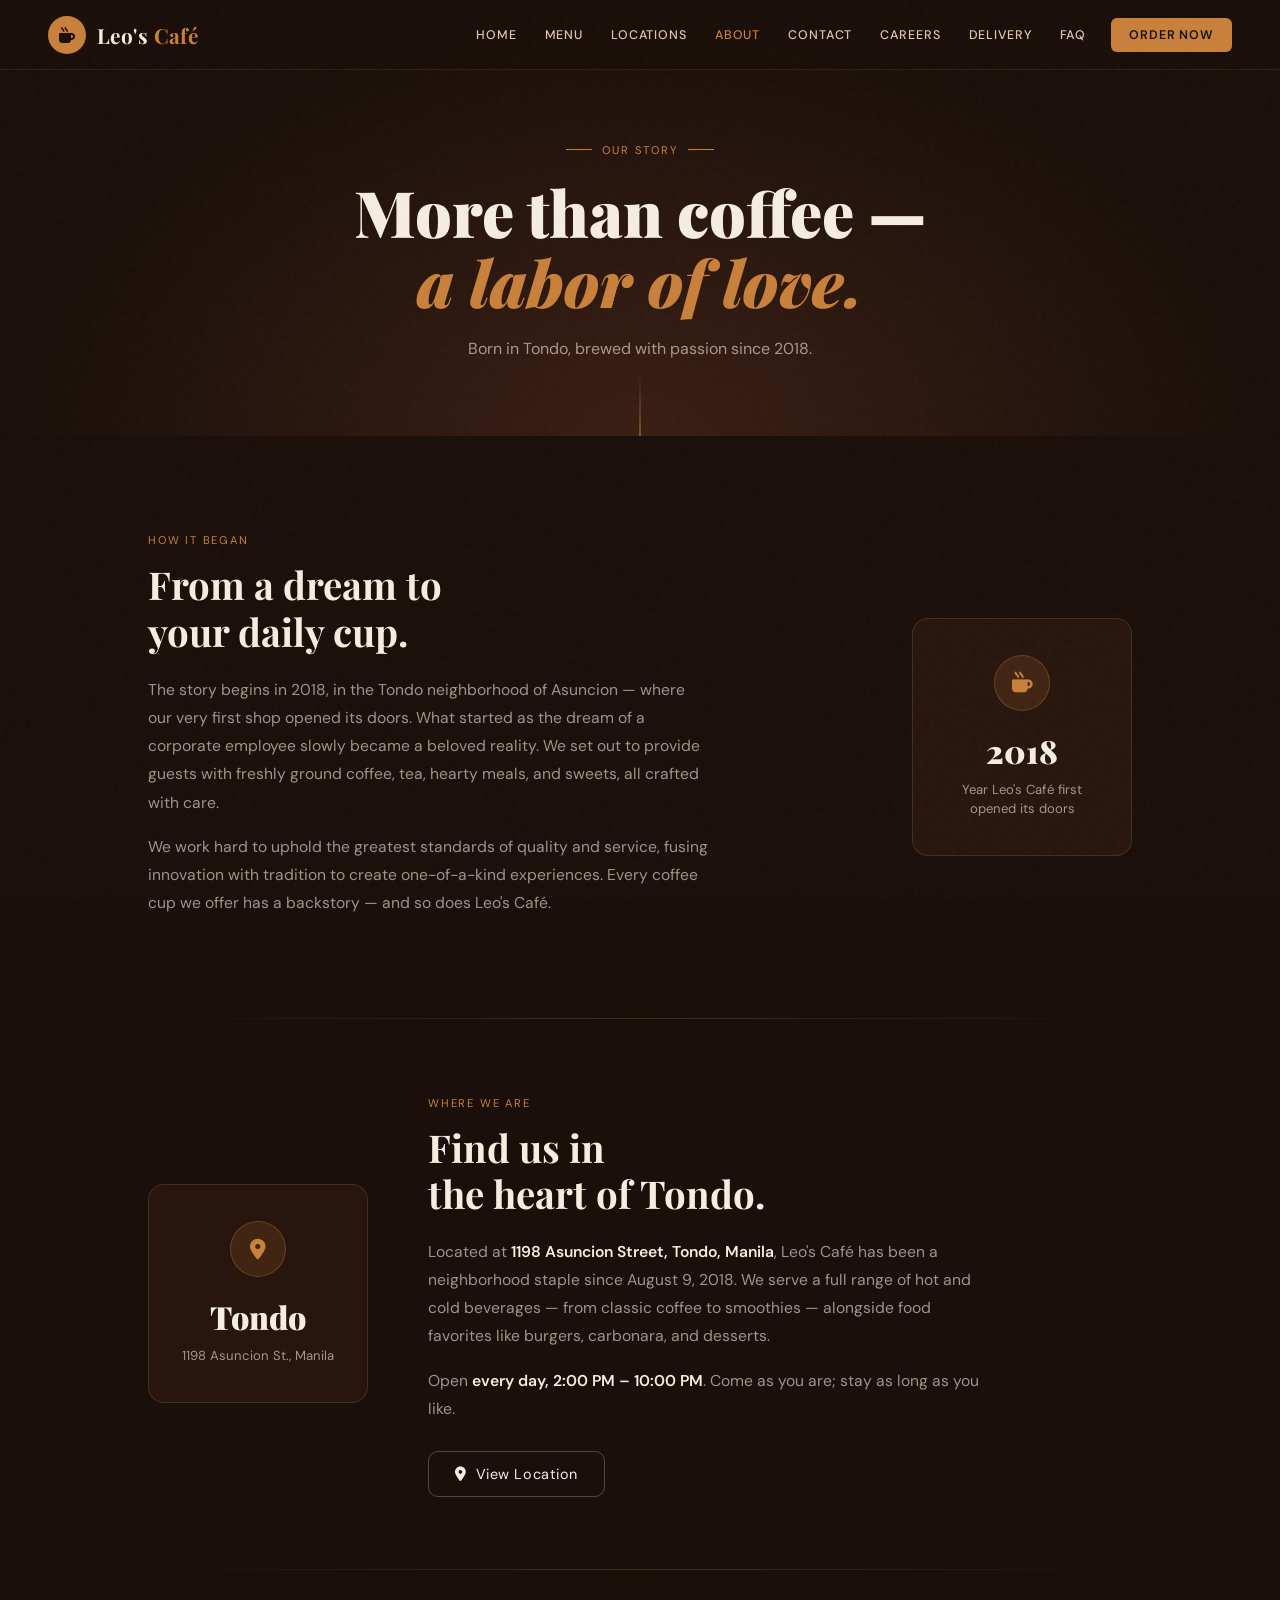
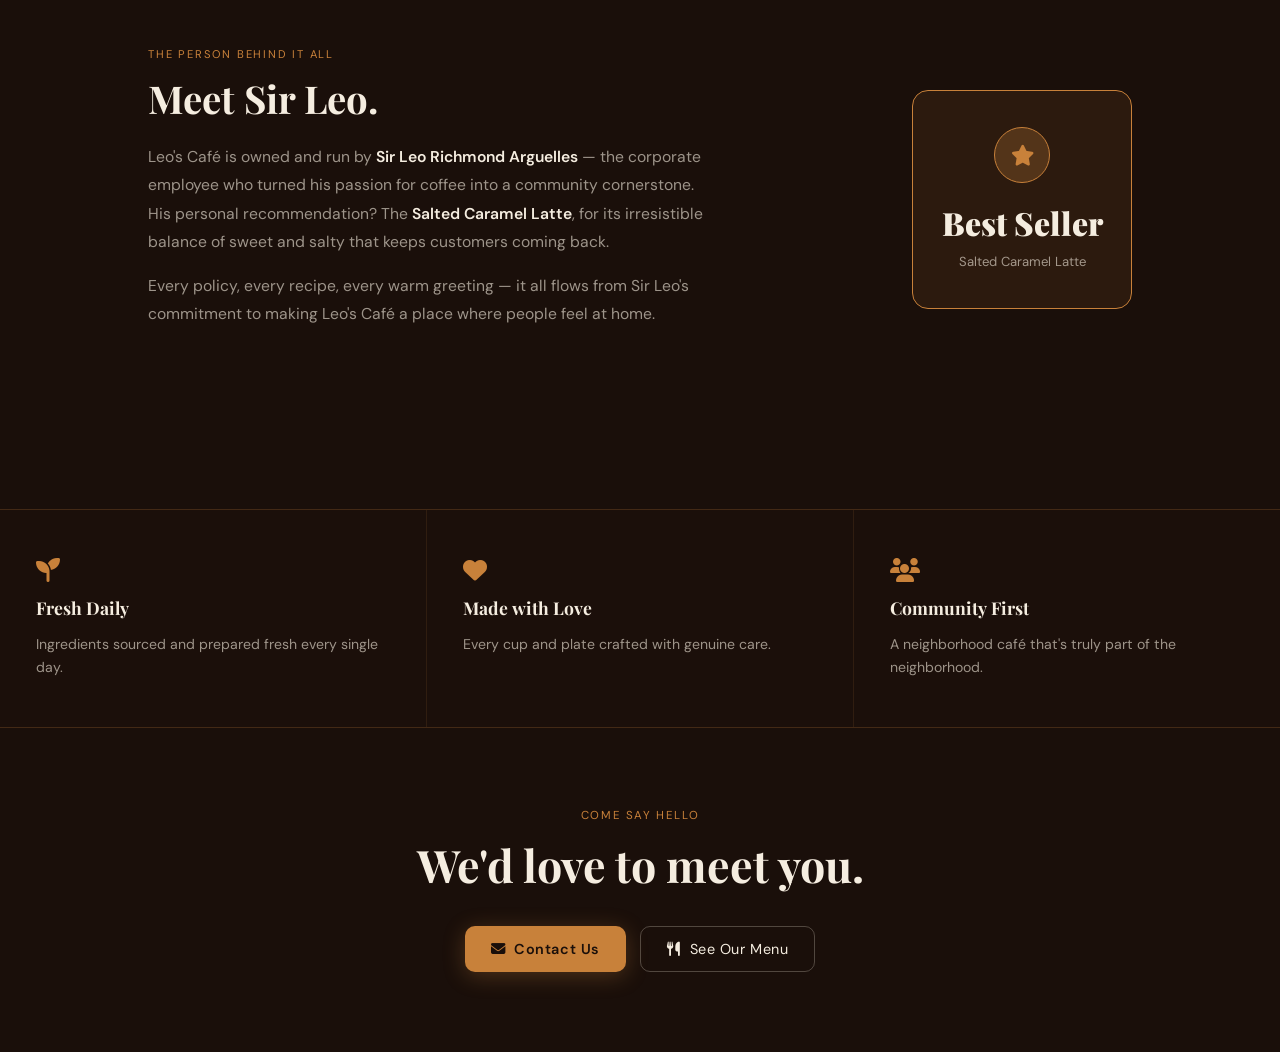
<file: abtus.html>
<!DOCTYPE html>
<html lang="en">
<head>
  <meta charset="UTF-8" />
  <meta name="viewport" content="width=device-width, initial-scale=1.0" />
  <title>About Us — Leo's Café</title>
  <link rel="preconnect" href="https://fonts.googleapis.com" />
  <link href="https://fonts.googleapis.com/css2?family=Playfair+Display:ital,wght@0,400;0,700;0,900;1,400;1,700&family=DM+Sans:opsz,wght@9..40,300;9..40,400;9..40,500&display=swap" rel="stylesheet" />
  <link rel="stylesheet" href="https://cdnjs.cloudflare.com/ajax/libs/font-awesome/6.5.0/css/all.min.css" />
  <link rel="stylesheet" href="abtus.css" />
</head>
<body>

  <!-- NAV -->
  <header id="navbar">
    <a href="https://drasthxc.github.io/leo-scafe/index.html" class="logo-wrap">
      <div class="logo-icon"><i class="fa-solid fa-mug-hot"></i></div>
      <span class="logo-text">Leo's <span>Café</span></span>
    </a>

    <button class="hamburger" id="hamburger" aria-label="Toggle menu">
      <i class="fa fa-bars"></i>
    </button>

    <nav id="main-nav">
      <a href="https://drasthxc.github.io/Improved_UI_-Leo-s-Cafe-/index.html">Home</a>
      <a href="https://drasthxc.github.io/Improved_UI_-Leo-s-Cafe-/menuv2.html">Menu</a>
      <a href="https://drasthxc.github.io/Improved_UI_-Leo-s-Cafe-/locationz.html">Locations</a>
      <a href="https://drasthxc.github.io/Improved_UI_-Leo-s-Cafe-/abtus.html" class="active">About</a>
      <a href="https://drasthxc.github.io/Improved_UI_-Leo-s-Cafe-/contacttest.html">Contact</a>
      <a href="https://drasthxc.github.io/Improved_UI_-Leo-s-Cafe-/careers.html">Careers</a>
      <a href="https://drasthxc.github.io/Improved_UI_-Leo-s-Cafe-/deliveries.html">Delivery</a>
      <a href="https://drasthxc.github.io/Improved_UI_-Leo-s-Cafe-/faq.html">FAQ</a>
      <a href="https://drasthxc.github.io/Improved_UI_-Leo-s-Cafe-/trymenuwthcart.html" class="nav-cta">Order Now</a>
    </nav>
  </header>

  <!-- HERO -->
  <section class="about-hero">
    <div class="about-hero-inner">
      <p class="hero-tag">Our story</p>
      <h1>More than coffee —<br><em>a labor of love.</em></h1>
      <p class="hero-sub">Born in Tondo, brewed with passion since 2018.</p>
    </div>
  </section>

  <!-- STORY SECTION -->
  <section class="story-section">

    <!-- Origin -->
    <div class="story-block">
      <div class="story-text fade-up">
        <span class="section-label">How it began</span>
        <h2>From a dream to<br>your daily cup.</h2>
        <p>The story begins in 2018, in the Tondo neighborhood of Asuncion — where our very first shop opened its doors. What started as the dream of a corporate employee slowly became a beloved reality. We set out to provide guests with freshly ground coffee, tea, hearty meals, and sweets, all crafted with care.</p>
        <p>We work hard to uphold the greatest standards of quality and service, fusing innovation with tradition to create one-of-a-kind experiences. Every coffee cup we offer has a backstory — and so does Leo's Café.</p>
      </div>
      <div class="story-visual fade-up">
        <div class="visual-card">
          <div class="visual-icon"><i class="fa-solid fa-mug-hot"></i></div>
          <div class="visual-year">2018</div>
          <p>Year Leo's Café first opened its doors</p>
        </div>
      </div>
    </div>

    <div class="section-divider"></div>

    <!-- Location -->
    <div class="story-block reverse">
      <div class="story-text fade-up">
        <span class="section-label">Where we are</span>
        <h2>Find us in<br>the heart of Tondo.</h2>
        <p>Located at <strong>1198 Asuncion Street, Tondo, Manila</strong>, Leo's Café has been a neighborhood staple since August 9, 2018. We serve a full range of hot and cold beverages — from classic coffee to smoothies — alongside food favorites like burgers, carbonara, and desserts.</p>
        <p>Open <strong>every day, 2:00 PM – 10:00 PM</strong>. Come as you are; stay as long as you like.</p>
        <a href="https://drasthxc.github.io/Improved_UI_-Leo-s-Cafe-/locationz.html" class="btn-ghost">
          <i class="fa-solid fa-location-dot"></i> View Location
        </a>
      </div>
      <div class="story-visual fade-up">
        <div class="visual-card">
          <div class="visual-icon"><i class="fa-solid fa-location-dot"></i></div>
          <div class="visual-year">Tondo</div>
          <p>1198 Asuncion St., Manila</p>
        </div>
      </div>
    </div>

    <div class="section-divider"></div>

    <!-- Owner -->
    <div class="story-block">
      <div class="story-text fade-up">
        <span class="section-label">The person behind it all</span>
        <h2>Meet Sir Leo.</h2>
        <p>Leo's Café is owned and run by <strong>Sir Leo Richmond Arguelles</strong> — the corporate employee who turned his passion for coffee into a community cornerstone. His personal recommendation? The <strong>Salted Caramel Latte</strong>, for its irresistible balance of sweet and salty that keeps customers coming back.</p>
        <p>Every policy, every recipe, every warm greeting — it all flows from Sir Leo's commitment to making Leo's Café a place where people feel at home.</p>
      </div>
      <div class="story-visual fade-up">
        <div class="visual-card highlight">
          <div class="visual-icon"><i class="fa-solid fa-star"></i></div>
          <div class="visual-year">Best Seller</div>
          <p>Salted Caramel Latte</p>
        </div>
      </div>
    </div>

  </section>

  <!-- VALUES STRIP -->
  <section class="values-strip">
    <div class="value-item fade-up">
      <i class="fa-solid fa-seedling"></i>
      <h3>Fresh Daily</h3>
      <p>Ingredients sourced and prepared fresh every single day.</p>
    </div>
    <div class="value-item fade-up">
      <i class="fa-solid fa-heart"></i>
      <h3>Made with Love</h3>
      <p>Every cup and plate crafted with genuine care.</p>
    </div>
    <div class="value-item fade-up">
      <i class="fa-solid fa-users"></i>
      <h3>Community First</h3>
      <p>A neighborhood café that's truly part of the neighborhood.</p>
    </div>
  </section>

  <!-- BOTTOM CTA -->
  <section class="about-cta fade-up">
    <p class="cta-label">Come say hello</p>
    <h2>We'd love to meet you.</h2>
    <div class="cta-btns">
      <a href="https://drasthxc.github.io/Improved_UI_-Leo-s-Cafe-/contacttest.html" class="btn-primary">
        <i class="fa-solid fa-envelope"></i> Contact Us
      </a>
      <a href="https://drasthxc.github.io/Improved_UI_-Leo-s-Cafe-/menuv2.html" class="btn-ghost">
        <i class="fa-solid fa-utensils"></i> See Our Menu
      </a>
    </div>
  </section>

  <script>
    // Hamburger
    const hamburger = document.getElementById('hamburger');
    const nav = document.getElementById('main-nav');
    hamburger.addEventListener('click', () => nav.classList.toggle('open'));

    // Scroll shrink header
    window.addEventListener('scroll', () => {
      document.getElementById('navbar').classList.toggle('scrolled', window.scrollY > 40);
    });

    // Scroll-triggered fade-up
    const observer = new IntersectionObserver((entries) => {
      entries.forEach(entry => {
        if (entry.isIntersecting) {
          entry.target.style.animationPlayState = 'running';
          observer.unobserve(entry.target);
        }
      });
    }, { threshold: 0.12 });

    document.querySelectorAll('.fade-up').forEach((el, i) => {
      el.style.animationDelay = `${i * 0.08}s`;
      el.style.animationPlayState = 'paused';
      observer.observe(el);
    });
  </script>

</body>
</html>
</file>
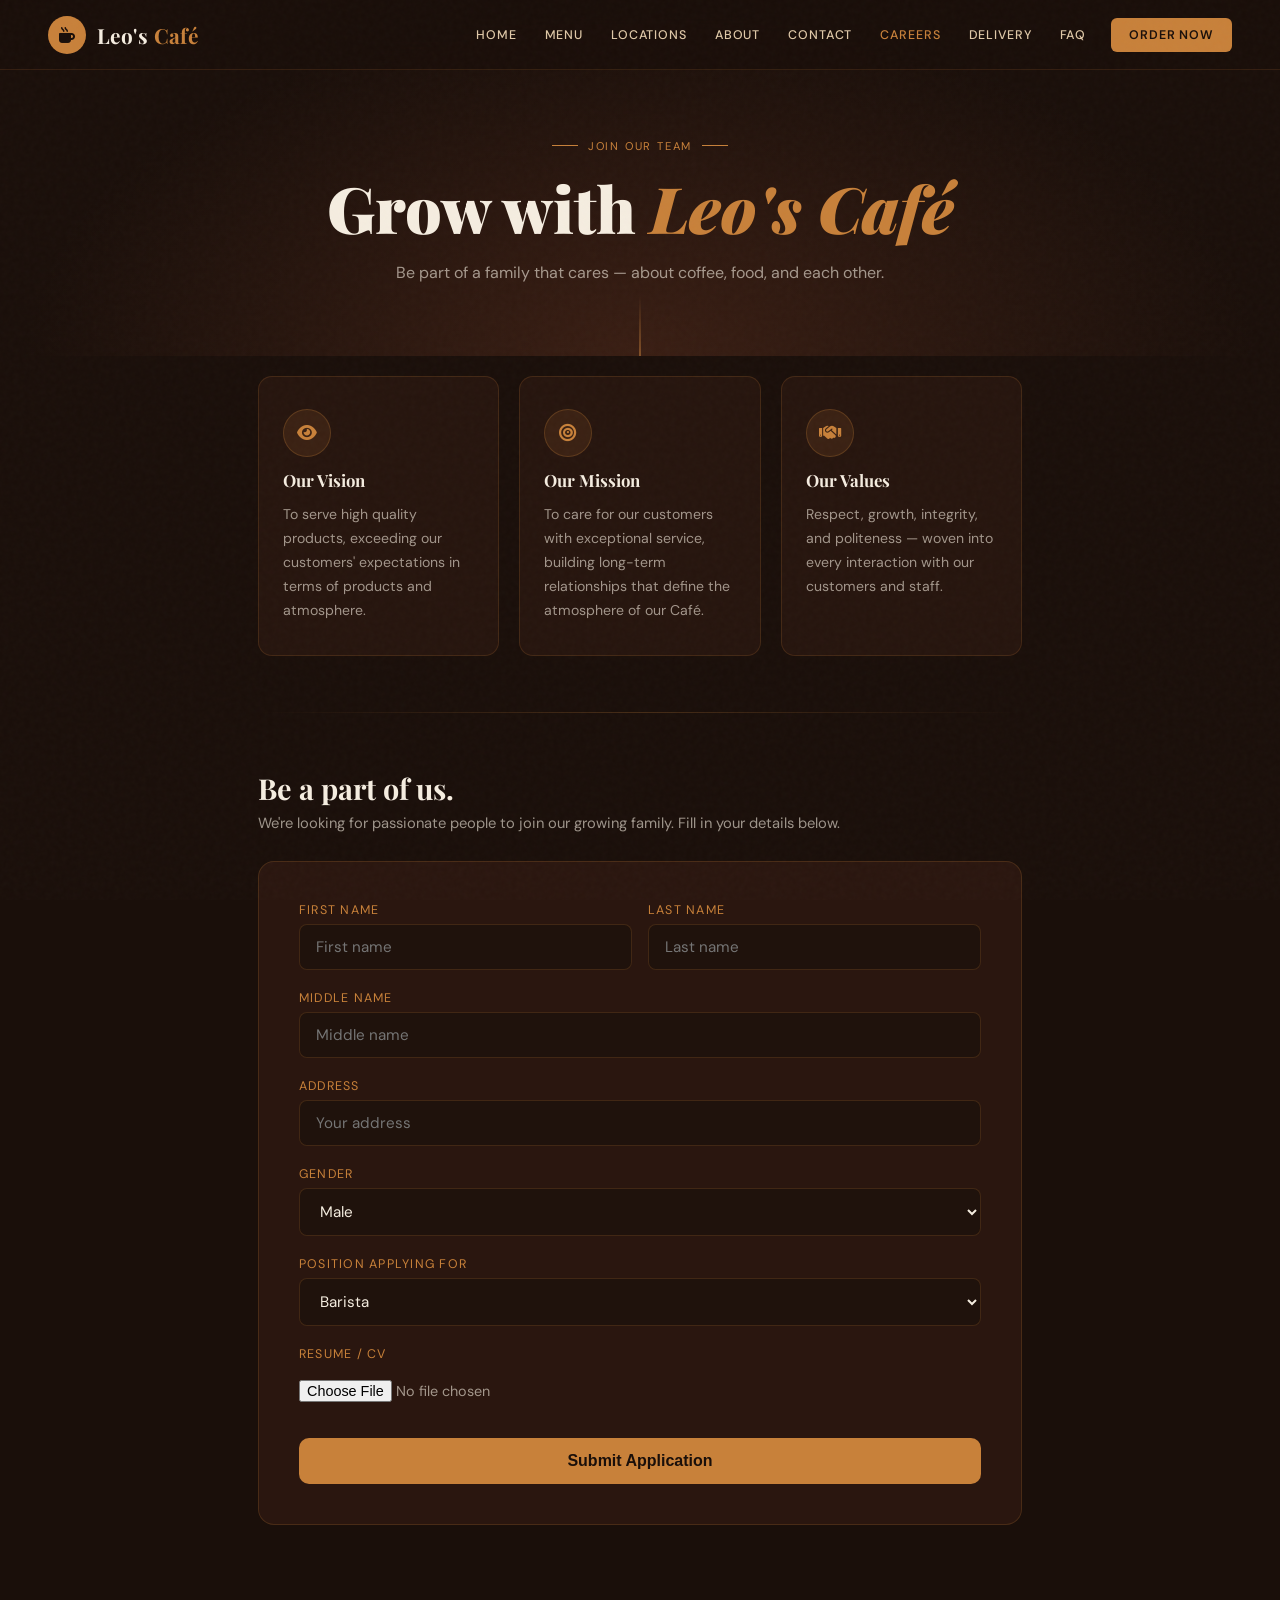
<file: careers.html>
<!DOCTYPE html>
<html lang="en">
<head>
  <meta charset="UTF-8" />
  <meta name="viewport" content="width=device-width, initial-scale=1.0" />
  <title>Careers — Leo's Café</title>
  <link rel="preconnect" href="https://fonts.googleapis.com" />
  <link href="https://fonts.googleapis.com/css2?family=Playfair+Display:ital,wght@0,400;0,700;0,900;1,400;1,700&family=DM+Sans:opsz,wght@9..40,300;9..40,400;9..40,500&display=swap" rel="stylesheet" />
  <link rel="stylesheet" href="https://cdnjs.cloudflare.com/ajax/libs/font-awesome/6.5.0/css/all.min.css" />
  <link rel="stylesheet" href="shared.css" />
  <link rel="stylesheet" href="careers.css" />
</head>
<body>
  <header id="navbar">
    <a href="https://drasthxc.github.io/leo-scafe/index.html" class="logo-wrap">
      <div class="logo-icon"><i class="fa-solid fa-mug-hot"></i></div>
      <span class="logo-text">Leo's <span>Café</span></span>
    </a>
    <button class="hamburger" id="hamburger"><i class="fa fa-bars"></i></button>
    <nav id="main-nav">
      <a href="https://drasthxc.github.io/Improved_UI_-Leo-s-Cafe-/index.html">Home</a>
      <a href="https://drasthxc.github.io/Improved_UI_-Leo-s-Cafe-/menuv2.html">Menu</a>
      <a href="https://drasthxc.github.io/Improved_UI_-Leo-s-Cafe-/locationz.html">Locations</a>
      <a href="https://drasthxc.github.io/Improved_UI_-Leo-s-Cafe-/abtus.html">About</a>
      <a href="https://drasthxc.github.io/Improved_UI_-Leo-s-Cafe-/contacttest.html">Contact</a>
      <a href="https://drasthxc.github.io/Improved_UI_-Leo-s-Cafe-/careers.html" class="active">Careers</a>
      <a href="https://drasthxc.github.io/Improved_UI_-Leo-s-Cafe-/deliveries.html">Delivery</a>
      <a href="https://drasthxc.github.io/Improved_UI_-Leo-s-Cafe-/faq.html">FAQ</a>
      <a href="https://drasthxc.github.io/Improved_UI_-Leo-s-Cafe-/trymenuwthcart.html" class="nav-cta">Order Now</a>
    </nav>
  </header>

  <section class="page-hero">
    <div class="page-hero-inner">
      <p class="hero-tag">Join our team</p>
      <h1>Grow with <em>Leo's Café</em></h1>
      <p class="hero-sub">Be part of a family that cares — about coffee, food, and each other.</p>
    </div>
  </section>

  <section class="careers-section">

    <!-- Vision / Mission / Values -->
    <div class="vmv-grid fade-up">
      <div class="vmv-card">
        <div class="vmv-icon"><i class="fa-solid fa-eye"></i></div>
        <h3>Our Vision</h3>
        <p>To serve high quality products, exceeding our customers' expectations in terms of products and atmosphere.</p>
      </div>
      <div class="vmv-card">
        <div class="vmv-icon"><i class="fa-solid fa-bullseye"></i></div>
        <h3>Our Mission</h3>
        <p>To care for our customers with exceptional service, building long-term relationships that define the atmosphere of our Café.</p>
      </div>
      <div class="vmv-card">
        <div class="vmv-icon"><i class="fa-solid fa-handshake"></i></div>
        <h3>Our Values</h3>
        <p>Respect, growth, integrity, and politeness — woven into every interaction with our customers and staff.</p>
      </div>
    </div>

    <div class="section-divider" style="margin:56px 0;"></div>

    <!-- Application Form -->
    <div class="careers-form-wrap fade-up">
      <div class="careers-form-header">
        <h2>Be a part of us.</h2>
        <p>We're looking for passionate people to join our growing family. Fill in your details below.</p>
      </div>

      <form class="leos-form" action="/action_page.php">
        <div class="form-row">
          <div>
            <label for="fname">First Name</label>
            <input type="text" id="fname" name="firstname" placeholder="First name" />
          </div>
          <div>
            <label for="lname">Last Name</label>
            <input type="text" id="lname" name="lastname" placeholder="Last name" />
          </div>
        </div>

        <label for="mname">Middle Name</label>
        <input type="text" id="mname" name="middlename" placeholder="Middle name" />

        <label for="address">Address</label>
        <input type="text" id="address" name="address" placeholder="Your address" />

        <label for="gender">Gender</label>
        <select id="gender" name="gender">
          <option value="male">Male</option>
          <option value="female">Female</option>
          <option value="prefer-not">Prefer not to say</option>
        </select>

        <label for="position">Position Applying For</label>
        <select id="position" name="position">
          <option value="barista">Barista</option>
          <option value="manager">Café Manager</option>
          <option value="kitchen">Kitchen Staff</option>
          <option value="cashier">Cashier</option>
          <option value="baker">Baker / Pastry Chef</option>
          <option value="dishwasher">Dishwasher</option>
          <option value="supervisor">Floor Supervisor</option>
        </select>

        <label for="resume">Resume / CV</label>
        <input type="file" id="resume" name="file" />

        <input type="submit" value="Submit Application" />
      </form>
    </div>

  </section>

  

  <script>
    document.getElementById('hamburger').addEventListener('click', () => document.getElementById('main-nav').classList.toggle('open'));
    window.addEventListener('scroll', () => document.getElementById('navbar').classList.toggle('scrolled', window.scrollY > 40));
    const obs = new IntersectionObserver(e => e.forEach(x => { if(x.isIntersecting){ x.target.style.animationPlayState='running'; obs.unobserve(x.target); } }), {threshold:.1});
    document.querySelectorAll('.fade-up').forEach((el,i) => { el.style.animationDelay=`${i*.12}s`; el.style.animationPlayState='paused'; obs.observe(el); });
  </script>
</body>
</html>
</file>
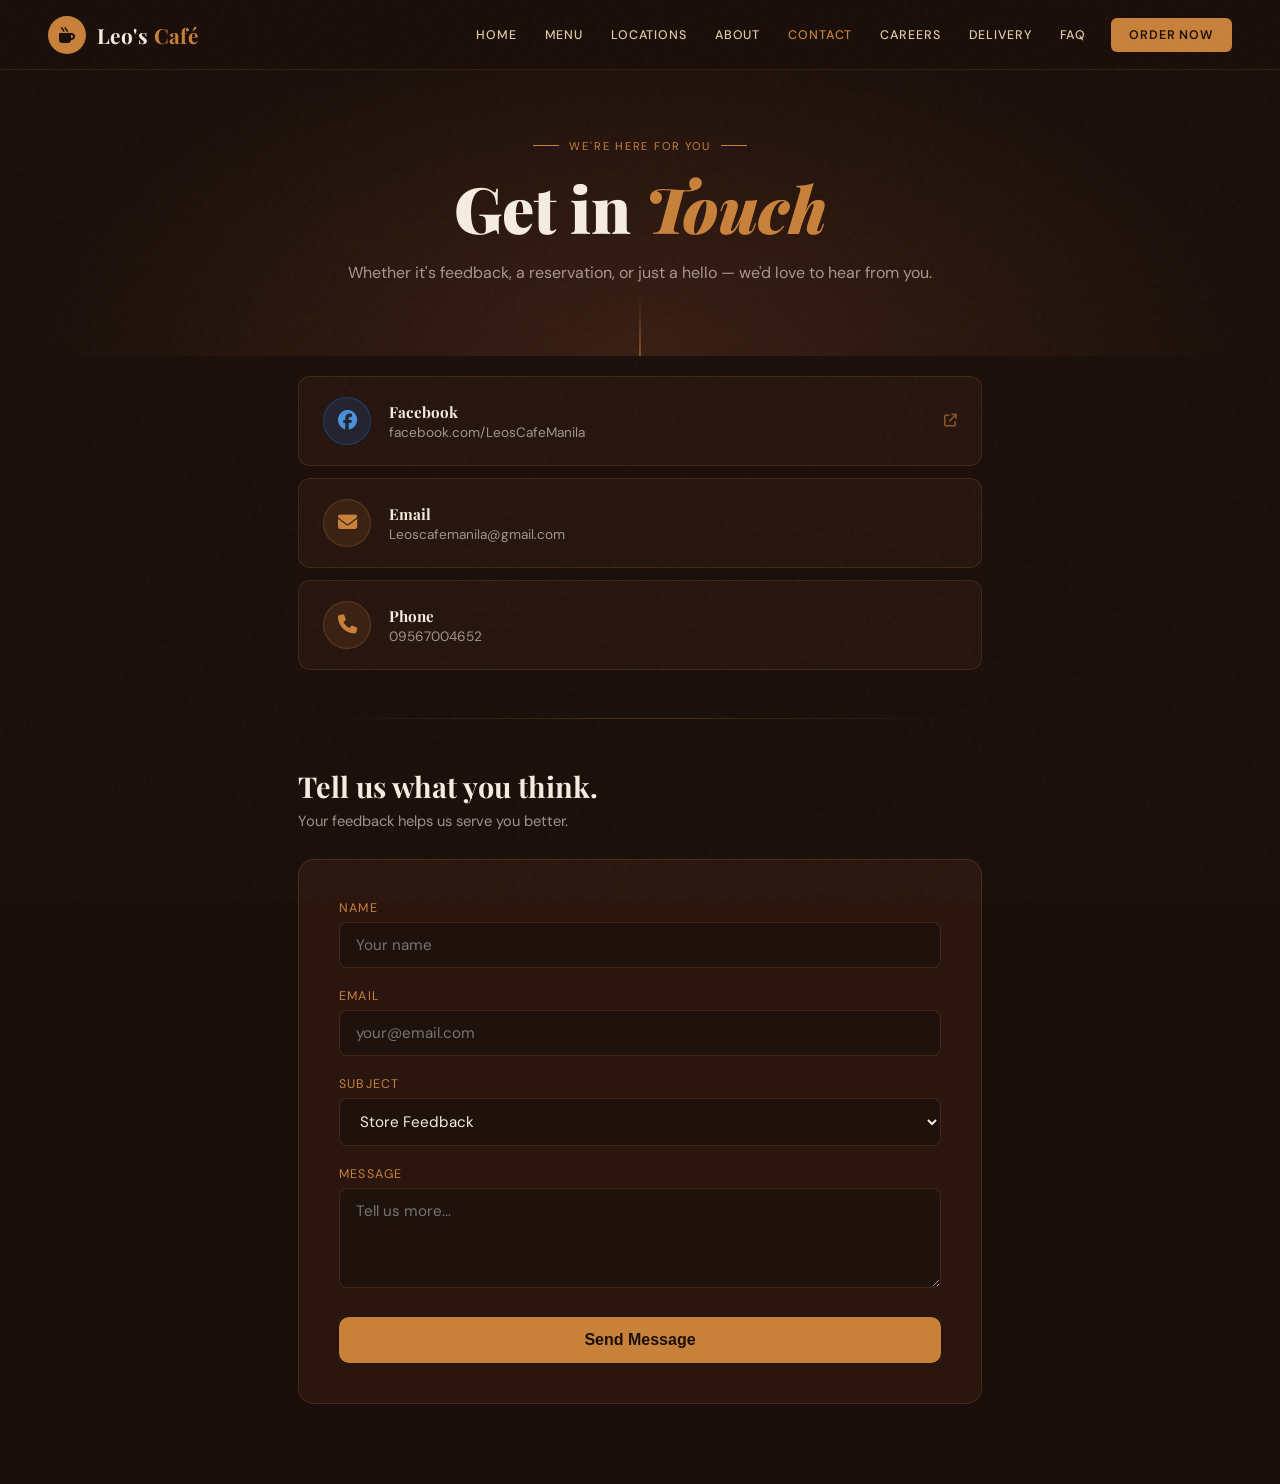
<file: contacttest.html>
<!DOCTYPE html>
<html lang="en">
<head>
  <meta charset="UTF-8" />
  <meta name="viewport" content="width=device-width, initial-scale=1.0" />
  <title>Contact — Leo's Café</title>
  <link rel="preconnect" href="https://fonts.googleapis.com" />
  <link href="https://fonts.googleapis.com/css2?family=Playfair+Display:ital,wght@0,400;0,700;0,900;1,400;1,700&family=DM+Sans:opsz,wght@9..40,300;9..40,400;9..40,500&display=swap" rel="stylesheet" />
  <link rel="stylesheet" href="https://cdnjs.cloudflare.com/ajax/libs/font-awesome/6.5.0/css/all.min.css" />
  <link rel="stylesheet" href="shared.css" />
  <link rel="stylesheet" href="contacttest.css" />
</head>
<body>
  <header id="navbar">
    <a href="https://drasthxc.github.io/leo-scafe/index.html" class="logo-wrap">
      <div class="logo-icon"><i class="fa-solid fa-mug-hot"></i></div>
      <span class="logo-text">Leo's <span>Café</span></span>
    </a>
    <button class="hamburger" id="hamburger"><i class="fa fa-bars"></i></button>
  <nav id="main-nav">
      <a href="https://drasthxc.github.io/Improved_UI_-Leo-s-Cafe-/index.html">Home</a>
      <a href="https://drasthxc.github.io/Improved_UI_-Leo-s-Cafe-/menuv2.html">Menu</a>
      <a href="https://drasthxc.github.io/Improved_UI_-Leo-s-Cafe-/locationz.html">Locations</a>
      <a href="https://drasthxc.github.io/Improved_UI_-Leo-s-Cafe-/abtus.html">About</a>
      <a href="https://drasthxc.github.io/Improved_UI_-Leo-s-Cafe-/contacttest.html" class="active">Contact</a>
      <a href="https://drasthxc.github.io/Improved_UI_-Leo-s-Cafe-/careers.html">Careers</a>
      <a href="https://drasthxc.github.io/Improved_UI_-Leo-s-Cafe-/deliveries.html">Delivery</a>
      <a href="https://drasthxc.github.io/Improved_UI_-Leo-s-Cafe-/faq.html">FAQ</a>
      <a href="https://drasthxc.github.io/Improved_UI_-Leo-s-Cafe-/trymenuwthcart.html" class="nav-cta">Order Now</a>
    </nav>
  </header>

  <section class="page-hero">
    <div class="page-hero-inner">
      <p class="hero-tag">We're here for you</p>
      <h1>Get in <em>Touch</em></h1>
      <p class="hero-sub">Whether it's feedback, a reservation, or just a hello — we'd love to hear from you.</p>
    </div>
  </section>

  <section class="contact-section">
    <!-- Contact channels -->
    <div class="contact-channels fade-up">
      <a href="https://www.facebook.com/LeosCafeManila" target="_blank" class="channel-card">
        <div class="channel-icon" style="background:rgba(24,119,242,.15); border-color:rgba(24,119,242,.3);">
          <i class="fab fa-facebook" style="color:#4a90d9;"></i>
        </div>
        <div>
          <h3>Facebook</h3>
          <p>facebook.com/LeosCafeManila</p>
        </div>
        <i class="fa-solid fa-arrow-up-right-from-square channel-arrow"></i>
      </a>

      <div class="channel-card">
        <div class="channel-icon">
          <i class="fas fa-envelope"></i>
        </div>
        <div>
          <h3>Email</h3>
          <p>Leoscafemanila@gmail.com</p>
        </div>
      </div>

      <div class="channel-card">
        <div class="channel-icon">
          <i class="fas fa-phone"></i>
        </div>
        <div>
          <h3>Phone</h3>
          <p>09567004652</p>
        </div>
      </div>
    </div>

    <div class="section-divider" style="margin:48px 0;"></div>

    <!-- Feedback form -->
    <div class="contact-form-wrap fade-up">
      <div class="contact-form-header">
        <h2>Tell us what you think.</h2>
        <p>Your feedback helps us serve you better.</p>
      </div>
      <form class="leos-form" action="/action_page.php">
        <label for="fname">Name</label>
        <input type="text" id="fname" name="firstname" placeholder="Your name" />

        <label for="email">Email</label>
        <input type="email" id="email" name="email" placeholder="your@email.com" />

        <label for="subject">Subject</label>
        <select id="subject" name="subject">
          <option value="store feedback">Store Feedback</option>
          <option value="general feedback">General Feedback</option>
          <option value="reservation">Reservation</option>
          <option value="media">Media</option>
          <option value="marketing">Marketing</option>
        </select>

        <label for="message">Message</label>
        <textarea id="message" name="message" placeholder="Tell us more..."></textarea>

        <input type="submit" value="Send Message" />
      </form>
    </div>
  </section>


  <script>
    document.getElementById('hamburger').addEventListener('click', () => document.getElementById('main-nav').classList.toggle('open'));
    window.addEventListener('scroll', () => document.getElementById('navbar').classList.toggle('scrolled', window.scrollY > 40));
    const obs = new IntersectionObserver(e => e.forEach(x => { if(x.isIntersecting){ x.target.style.animationPlayState='running'; obs.unobserve(x.target); } }), {threshold:.1});
    document.querySelectorAll('.fade-up').forEach((el,i) => { el.style.animationDelay=`${i*.12}s`; el.style.animationPlayState='paused'; obs.observe(el); });
  </script>
</body>
</html>
</file>
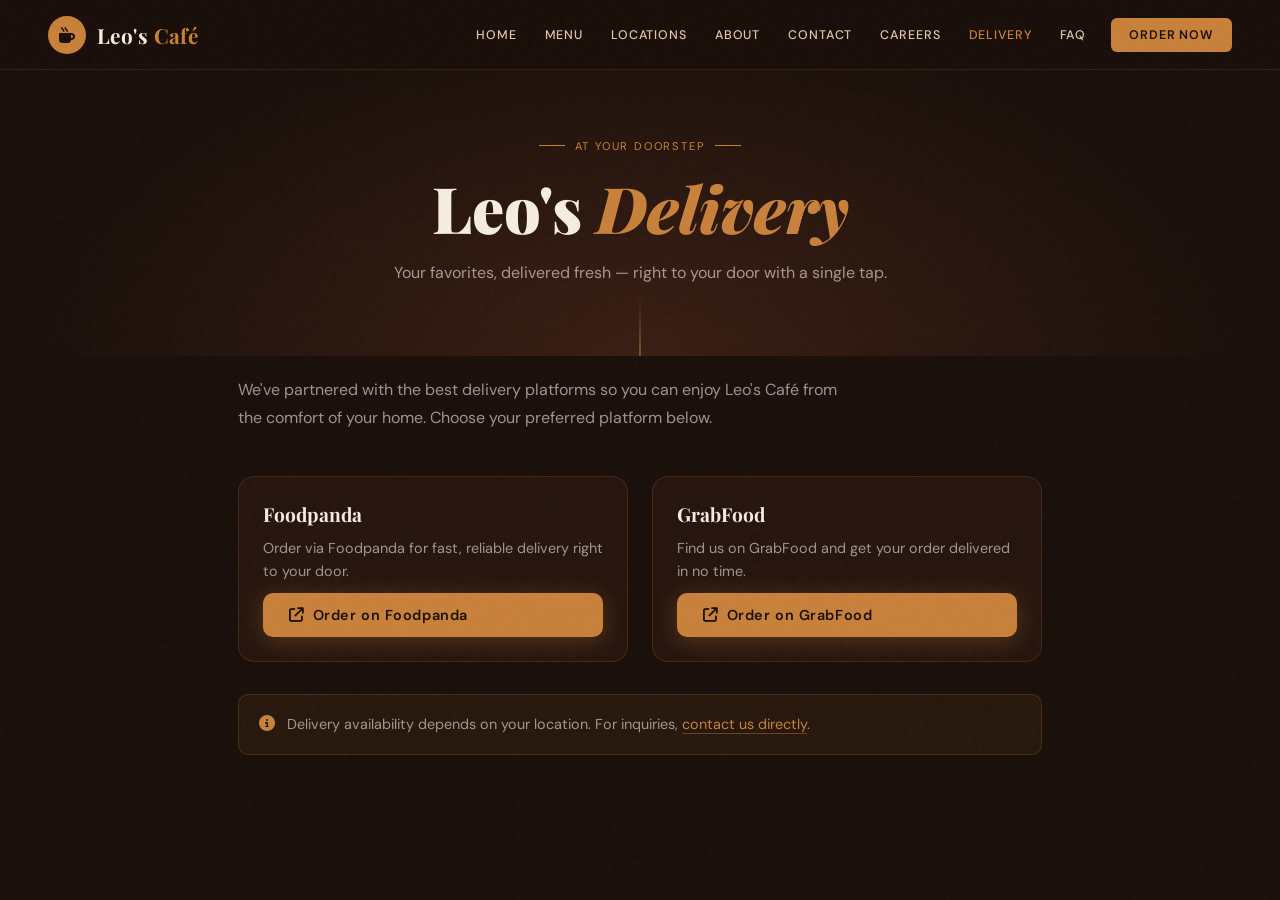
<file: deliveries.html>
<!DOCTYPE html>
<html lang="en">
<head>
  <meta charset="UTF-8" />
  <meta name="viewport" content="width=device-width, initial-scale=1.0" />
  <title>Delivery — Leo's Café</title>
  <link rel="preconnect" href="https://fonts.googleapis.com" />
  <link href="https://fonts.googleapis.com/css2?family=Playfair+Display:ital,wght@0,400;0,700;0,900;1,400;1,700&family=DM+Sans:opsz,wght@9..40,300;9..40,400;9..40,500&display=swap" rel="stylesheet" />
  <link rel="stylesheet" href="https://cdnjs.cloudflare.com/ajax/libs/font-awesome/6.5.0/css/all.min.css" />
  <link rel="stylesheet" href="shared.css" />
  <link rel="stylesheet" href="deliveries.css" />
</head>
<body>
  <header id="navbar">
    <a href="https://drasthxc.github.io/leo-scafe/index.html" class="logo-wrap">
      <div class="logo-icon"><i class="fa-solid fa-mug-hot"></i></div>
      <span class="logo-text">Leo's <span>Café</span></span>
    </a>
    <button class="hamburger" id="hamburger"><i class="fa fa-bars"></i></button>
  <nav id="main-nav">
      <a href="https://drasthxc.github.io/Improved_UI_-Leo-s-Cafe-/index.html">Home</a>
      <a href="https://drasthxc.github.io/Improved_UI_-Leo-s-Cafe-/menuv2.html">Menu</a>
      <a href="https://drasthxc.github.io/Improved_UI_-Leo-s-Cafe-/locationz.html">Locations</a>
      <a href="https://drasthxc.github.io/Improved_UI_-Leo-s-Cafe-/abtus.html">About</a>
      <a href="https://drasthxc.github.io/Improved_UI_-Leo-s-Cafe-/contacttest.html">Contact</a>
      <a href="https://drasthxc.github.io/Improved_UI_-Leo-s-Cafe-/careers.html">Careers</a>
      <a href="https://drasthxc.github.io/Improved_UI_-Leo-s-Cafe-/deliveries.html" class="active">Delivery</a>
      <a href="https://drasthxc.github.io/Improved_UI_-Leo-s-Cafe-/faq.html">FAQ</a>
      <a href="https://drasthxc.github.io/Improved_UI_-Leo-s-Cafe-/trymenuwthcart.html" class="nav-cta">Order Now</a>
    </nav>
  </header>

  <section class="page-hero">
    <div class="page-hero-inner">
      <p class="hero-tag">At your doorstep</p>
      <h1>Leo's <em>Delivery</em></h1>
      <p class="hero-sub">Your favorites, delivered fresh — right to your door with a single tap.</p>
    </div>
  </section>

  <section class="delivery-section">
    <p class="delivery-intro fade-up">We've partnered with the best delivery platforms so you can enjoy Leo's Café from the comfort of your home. Choose your preferred platform below.</p>

    <div class="partner-grid">
      <div class="partner-card fade-up">
        <div class="partner-info">
          <h3>Foodpanda</h3>
          <p>Order via Foodpanda for fast, reliable delivery right to your door.</p>
          <a href="#" class="btn-primary"><i class="fa-solid fa-arrow-up-right-from-square"></i> Order on Foodpanda</a>
        </div>
      </div>

      <div class="partner-card fade-up">
        <div class="partner-info">
          <h3>GrabFood</h3>
          <p>Find us on GrabFood and get your order delivered in no time.</p>
          <a href="#" class="btn-primary"><i class="fa-solid fa-arrow-up-right-from-square"></i> Order on GrabFood</a>
        </div>
      </div>
    </div>

    <div class="delivery-note fade-up">
      <i class="fa-solid fa-circle-info"></i>
      <p>Delivery availability depends on your location. For inquiries, <a href="https://drasthxc.github.io/leo-scafe/contacttest%20(main).html">contact us directly</a>.</p>
    </div>
  </section>

  <script>
    document.getElementById('hamburger').addEventListener('click', () => document.getElementById('main-nav').classList.toggle('open'));
    window.addEventListener('scroll', () => document.getElementById('navbar').classList.toggle('scrolled', window.scrollY > 40));
    const obs = new IntersectionObserver(e => e.forEach(x => { if(x.isIntersecting){ x.target.style.animationPlayState='running'; obs.unobserve(x.target); } }), {threshold:.1});
    document.querySelectorAll('.fade-up').forEach((el,i) => { el.style.animationDelay=`${i*.12}s`; el.style.animationPlayState='paused'; obs.observe(el); });
  </script>
</body>
</html>
</file>
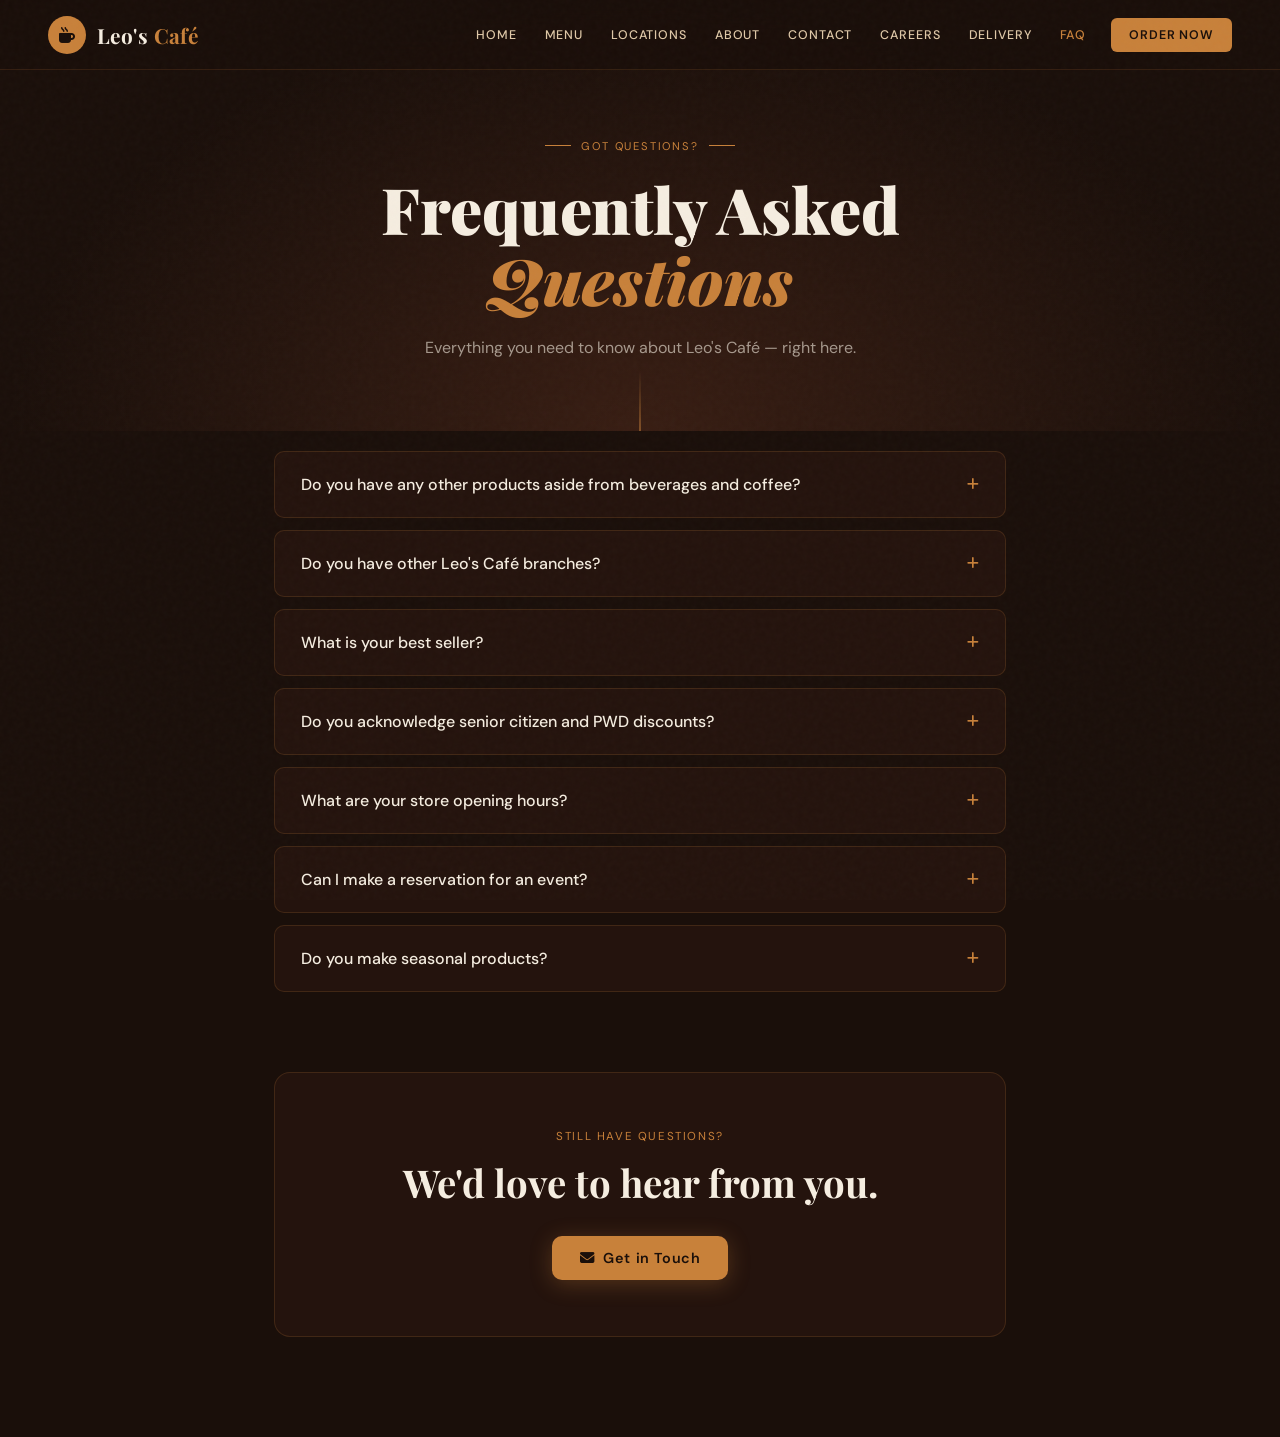
<file: faq.html>
<!DOCTYPE html>
<html lang="en">
<head>
  <meta charset="UTF-8" />
  <meta name="viewport" content="width=device-width, initial-scale=1.0" />
  <title>FAQ — Leo's Café</title>
  <link rel="preconnect" href="https://fonts.googleapis.com" />
  <link href="https://fonts.googleapis.com/css2?family=Playfair+Display:ital,wght@0,400;0,700;0,900;1,400;1,700&family=DM+Sans:opsz,wght@9..40,300;9..40,400;9..40,500&display=swap" rel="stylesheet" />
  <link rel="stylesheet" href="https://cdnjs.cloudflare.com/ajax/libs/font-awesome/6.5.0/css/all.min.css" />
  <link rel="stylesheet" href="faq.css" />
</head>
<body>

  <!-- NAV (same as homepage) -->
  <header id="navbar">
    <a href="https://drasthxc.github.io/leo-scafe/index.html" class="logo-wrap">
      <div class="logo-icon"><i class="fa-solid fa-mug-hot"></i></div>
      <span class="logo-text">Leo's <span>Café</span></span>
    </a>

    <button class="hamburger" id="hamburger" aria-label="Toggle menu">
      <i class="fa fa-bars"></i>
    </button>

   <nav id="main-nav">
      <a href="https://drasthxc.github.io/Improved_UI_-Leo-s-Cafe-/index.html">Home</a>
      <a href="https://drasthxc.github.io/Improved_UI_-Leo-s-Cafe-/menuv2.html">Menu</a>
      <a href="https://drasthxc.github.io/Improved_UI_-Leo-s-Cafe-/locationz.html">Locations</a>
      <a href="https://drasthxc.github.io/Improved_UI_-Leo-s-Cafe-/abtus.html">About</a>
      <a href="https://drasthxc.github.io/Improved_UI_-Leo-s-Cafe-/contacttest.html">Contact</a>
      <a href="https://drasthxc.github.io/Improved_UI_-Leo-s-Cafe-/careers.html">Careers</a>
      <a href="https://drasthxc.github.io/Improved_UI_-Leo-s-Cafe-/deliveries.html">Delivery</a>
      <a href="https://drasthxc.github.io/Improved_UI_-Leo-s-Cafe-/faq.html" class="active">FAQ</a>
      <a href="https://drasthxc.github.io/Improved_UI_-Leo-s-Cafe-/trymenuwthcart.html" class="nav-cta">Order Now</a>
    </nav>
  </header>

  <!-- PAGE HERO -->
  <section class="faq-hero">
    <div class="faq-hero-inner">
      <p class="hero-tag">Got questions?</p>
      <h1>Frequently Asked <em>Questions</em></h1>
      <p class="hero-sub">Everything you need to know about Leo's Café — right here.</p>
    </div>
  </section>

  <!-- FAQ ACCORDION -->
  <section class="faq-section">
    <div class="faq-container">

      <div class="faq-item">
        <button class="faq-question" aria-expanded="false">
          <span>Do you have any other products aside from beverages and coffee?</span>
          <i class="fa-solid fa-plus faq-icon"></i>
        </button>
        <div class="faq-answer">
          <p>Aside from hot and cold beverages, we also sell smoothies, frappes, and a variety of foods including burgers, carbonara, and desserts. There's something for everyone!</p>
        </div>
      </div>

      <div class="faq-item">
        <button class="faq-question" aria-expanded="false">
          <span>Do you have other Leo's Café branches?</span>
          <i class="fa-solid fa-plus faq-icon"></i>
        </button>
        <div class="faq-answer">
          <p>Unfortunately we don't have any other branches aside from our main store at the moment. But stay tuned — we're always growing!</p>
        </div>
      </div>

      <div class="faq-item">
        <button class="faq-question" aria-expanded="false">
          <span>What is your best seller?</span>
          <i class="fa-solid fa-plus faq-icon"></i>
        </button>
        <div class="faq-answer">
          <p>Our all-time best seller is the <strong>Salted Caramel Latte</strong> — it's the perfect balance of sweet and a little bit salty. Customers just can't get enough of it!</p>
        </div>
      </div>

      <div class="faq-item">
        <button class="faq-question" aria-expanded="false">
          <span>Do you acknowledge senior citizen and PWD discounts?</span>
          <i class="fa-solid fa-plus faq-icon"></i>
        </button>
        <div class="faq-answer">
          <p>Currently, we do not accept senior or PWD discounts as our business is classified as Non-VAT. We appreciate your understanding.</p>
        </div>
      </div>

      <div class="faq-item">
        <button class="faq-question" aria-expanded="false">
          <span>What are your store opening hours?</span>
          <i class="fa-solid fa-plus faq-icon"></i>
        </button>
        <div class="faq-answer">
          <p>We are open <strong>every day from 2:00 PM to 10:00 PM</strong>. Come visit us for an afternoon pick-me-up or a relaxing evening out!</p>
        </div>
      </div>

      <div class="faq-item">
        <button class="faq-question" aria-expanded="false">
          <span>Can I make a reservation for an event?</span>
          <i class="fa-solid fa-plus faq-icon"></i>
        </button>
        <div class="faq-answer">
          <p>Yes! We happily accept reservations for any event. Reach out to us through our <a href="https://drasthxc.github.io/leo-scafe/contacttest%20(main).html">Contact page</a> to get started.</p>
        </div>
      </div>

      <div class="faq-item">
        <button class="faq-question" aria-expanded="false">
          <span>Do you make seasonal products?</span>
          <i class="fa-solid fa-plus faq-icon"></i>
        </button>
        <div class="faq-answer">
          <p>Yes, we love making seasonal specials! We introduced Christmas-themed drinks last holiday season. Follow us to stay updated on our latest seasonal offerings.</p>
        </div>
      </div>

    </div>

    <!-- Still have questions CTA -->
    <div class="faq-cta">
      <p class="faq-cta-label">Still have questions?</p>
      <h2>We'd love to hear from you.</h2>
      <a href="" class="btn-primary">
        <i class="fa-solid fa-envelope"></i> Get in Touch
      </a>
    </div>

  </section>

  <!-- CHAT BUTTON -->
 

  <script>
    // Hamburger
    const hamburger = document.getElementById('hamburger');
    const nav = document.getElementById('main-nav');
    hamburger.addEventListener('click', () => nav.classList.toggle('open'));

    // Scroll shrink header
    window.addEventListener('scroll', () => {
      document.getElementById('navbar').classList.toggle('scrolled', window.scrollY > 40);
    });

    // Accordion
    document.querySelectorAll('.faq-question').forEach(btn => {
      btn.addEventListener('click', () => {
        const item = btn.parentElement;
        const isOpen = item.classList.contains('open');

        // close all
        document.querySelectorAll('.faq-item').forEach(i => i.classList.remove('open'));
        document.querySelectorAll('.faq-question').forEach(b => b.setAttribute('aria-expanded', 'false'));

        // open clicked (if it wasn't already open)
        if (!isOpen) {
          item.classList.add('open');
          btn.setAttribute('aria-expanded', 'true');
        }
      });
    });

    // Staggered entrance
    document.querySelectorAll('.faq-item').forEach((el, i) => {
      el.style.animationDelay = `${i * 0.08}s`;
      el.classList.add('fade-up');
    });
  </script>

</body>
</html>
</file>
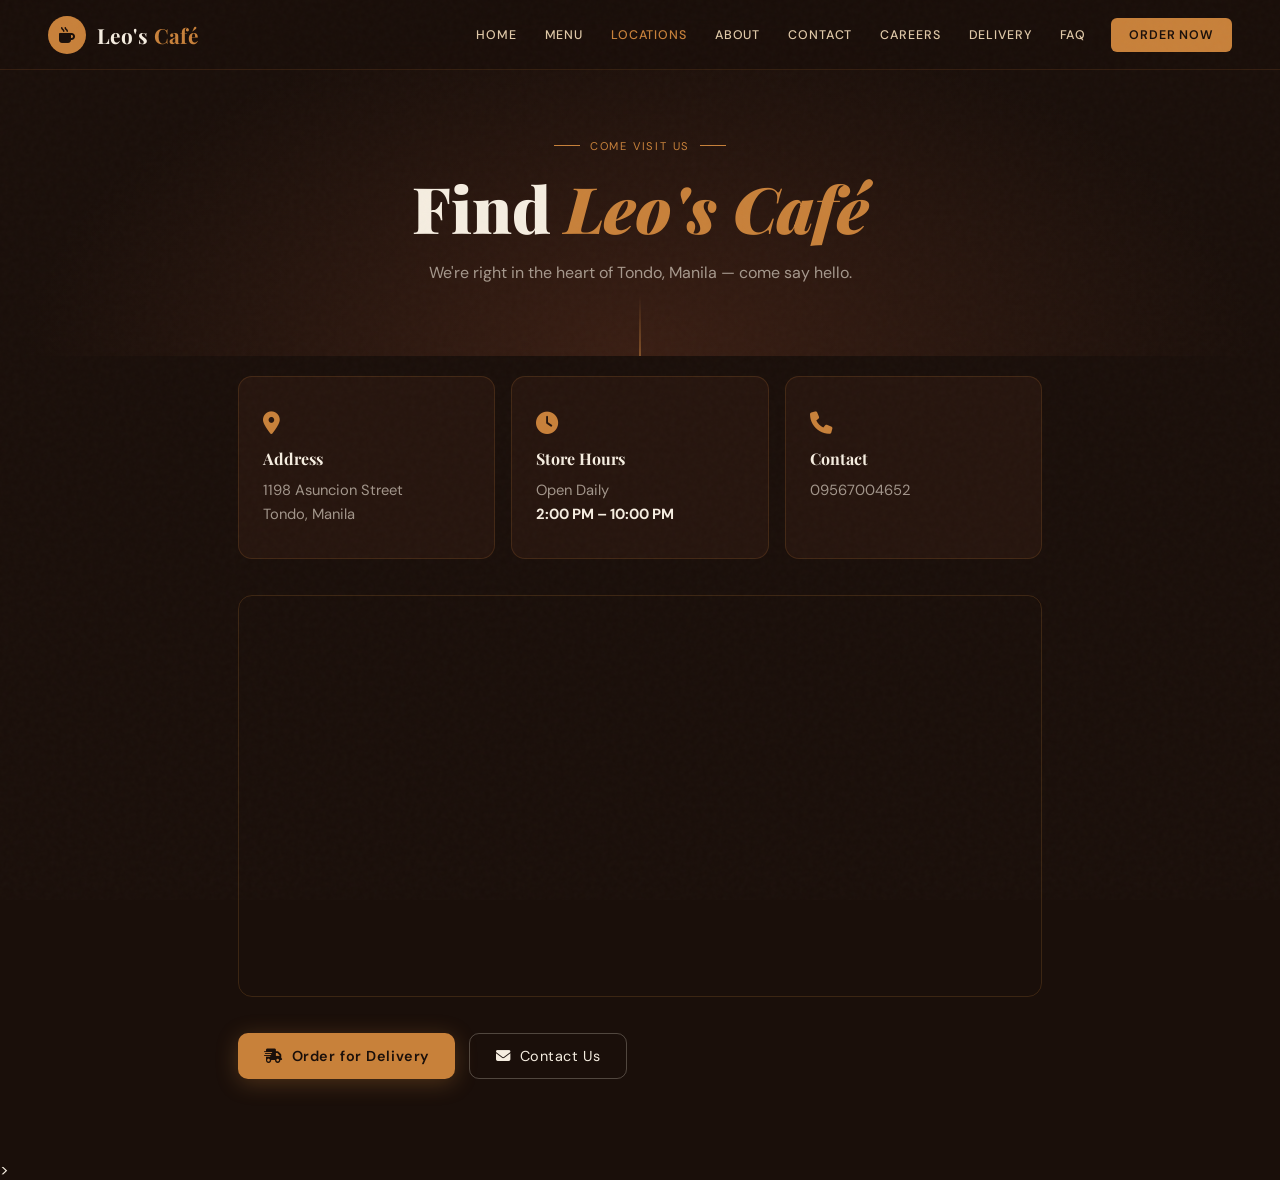
<file: locationz.html>
<!DOCTYPE html>
<html lang="en">
<head>
  <meta charset="UTF-8" />
  <meta name="viewport" content="width=device-width, initial-scale=1.0" />
  <title>Locations — Leo's Café</title>
  <link rel="preconnect" href="https://fonts.googleapis.com" />
  <link href="https://fonts.googleapis.com/css2?family=Playfair+Display:ital,wght@0,400;0,700;0,900;1,400;1,700&family=DM+Sans:opsz,wght@9..40,300;9..40,400;9..40,500&display=swap" rel="stylesheet" />
  <link rel="stylesheet" href="https://cdnjs.cloudflare.com/ajax/libs/font-awesome/6.5.0/css/all.min.css" />
  <link rel="stylesheet" href="shared.css" />
  <link rel="stylesheet" href="locationz.css" />
</head>
<body>
  <header id="navbar">
    <a href="https://drasthxc.github.io/leo-scafe/index.html" class="logo-wrap">
      <div class="logo-icon"><i class="fa-solid fa-mug-hot"></i></div>
      <span class="logo-text">Leo's <span>Café</span></span>
    </a>
    <button class="hamburger" id="hamburger"><i class="fa fa-bars"></i></button>
     <nav id="main-nav">
      <a href="https://drasthxc.github.io/Improved_UI_-Leo-s-Cafe-/index.html">Home</a>
      <a href="https://drasthxc.github.io/Improved_UI_-Leo-s-Cafe-/menuv2.html">Menu</a>
      <a href="https://drasthxc.github.io/Improved_UI_-Leo-s-Cafe-/locationz.html" class="active">Locations</a>
      <a href="https://drasthxc.github.io/Improved_UI_-Leo-s-Cafe-/abtus.html">About</a>
      <a href="https://drasthxc.github.io/Improved_UI_-Leo-s-Cafe-/contacttest.html">Contact</a>
      <a href="https://drasthxc.github.io/Improved_UI_-Leo-s-Cafe-/careers.html">Careers</a>
      <a href="https://drasthxc.github.io/Improved_UI_-Leo-s-Cafe-/deliveries.html">Delivery</a>
      <a href="https://drasthxc.github.io/Improved_UI_-Leo-s-Cafe-/faq.html">FAQ</a>
      <a href="https://drasthxc.github.io/Improved_UI_-Leo-s-Cafe-/trymenuwthcart.html" class="nav-cta">Order Now</a>
    </nav>
  </header>

  <section class="page-hero">
    <div class="page-hero-inner">
      <p class="hero-tag">Come visit us</p>
      <h1>Find <em>Leo's Café</em></h1>
      <p class="hero-sub">We're right in the heart of Tondo, Manila — come say hello.</p>
    </div>
  </section>

  <section class="location-section">
    <div class="loc-info-grid fade-up">

      <div class="loc-card">
        <div class="loc-card-icon"><i class="fa-solid fa-location-dot"></i></div>
        <h3>Address</h3>
        <p>1198 Asuncion Street<br>Tondo, Manila</p>
      </div>

      <div class="loc-card">
        <div class="loc-card-icon"><i class="fa-solid fa-clock"></i></div>
        <h3>Store Hours</h3>
        <p>Open Daily<br><strong>2:00 PM – 10:00 PM</strong></p>
      </div>

      <div class="loc-card">
        <div class="loc-card-icon"><i class="fa-solid fa-phone"></i></div>
        <h3>Contact</h3>
        <p>09567004652</p>
      </div>

    </div>

    <div class="map-wrap fade-up">
      <iframe
        src="https://www.google.com/maps/embed?pb=!1m18!1m12!1m3!1d1623.2881157291606!2d120.96453457766046!3d14.607530917739194!2m3!1f0!2f0!3f0!3m2!1i1024!2i768!4f13.1!3m3!1m2!1s0x3397cba91821f079%3A0x33da6e1ed2587e53!2sLeo&#39;s%20Cafe!5e0!3m2!1sen!2sph!4v1682756367922!5m2!1sen!2sph"
        loading="lazy" referrerpolicy="no-referrer-when-downgrade"
        title="Leo's Café location">
      </iframe>
    </div>

    <div class="loc-cta fade-up">
      <a href="https://drasthxc.github.io/Improved_UI_-Leo-s-Cafe-/deliveries.html" class="btn-primary"><i class="fa-solid fa-truck-fast"></i> Order for Delivery</a>
      <a href="https://drasthxc.github.io/Improved_UI_-Leo-s-Cafe-/contacttest.html" class="btn-ghost"><i class="fa-solid fa-envelope"></i> Contact Us</a>
    </div>
  </section>
>

  <script>
    document.getElementById('hamburger').addEventListener('click', () => document.getElementById('main-nav').classList.toggle('open'));
    window.addEventListener('scroll', () => document.getElementById('navbar').classList.toggle('scrolled', window.scrollY > 40));
    const obs = new IntersectionObserver(e => e.forEach(x => { if(x.isIntersecting){ x.target.style.animationPlayState='running'; obs.unobserve(x.target); } }), {threshold:.1});
    document.querySelectorAll('.fade-up').forEach((el,i) => { el.style.animationDelay=`${i*.12}s`; el.style.animationPlayState='paused'; obs.observe(el); });
  </script>
</body>
</html>
</file>
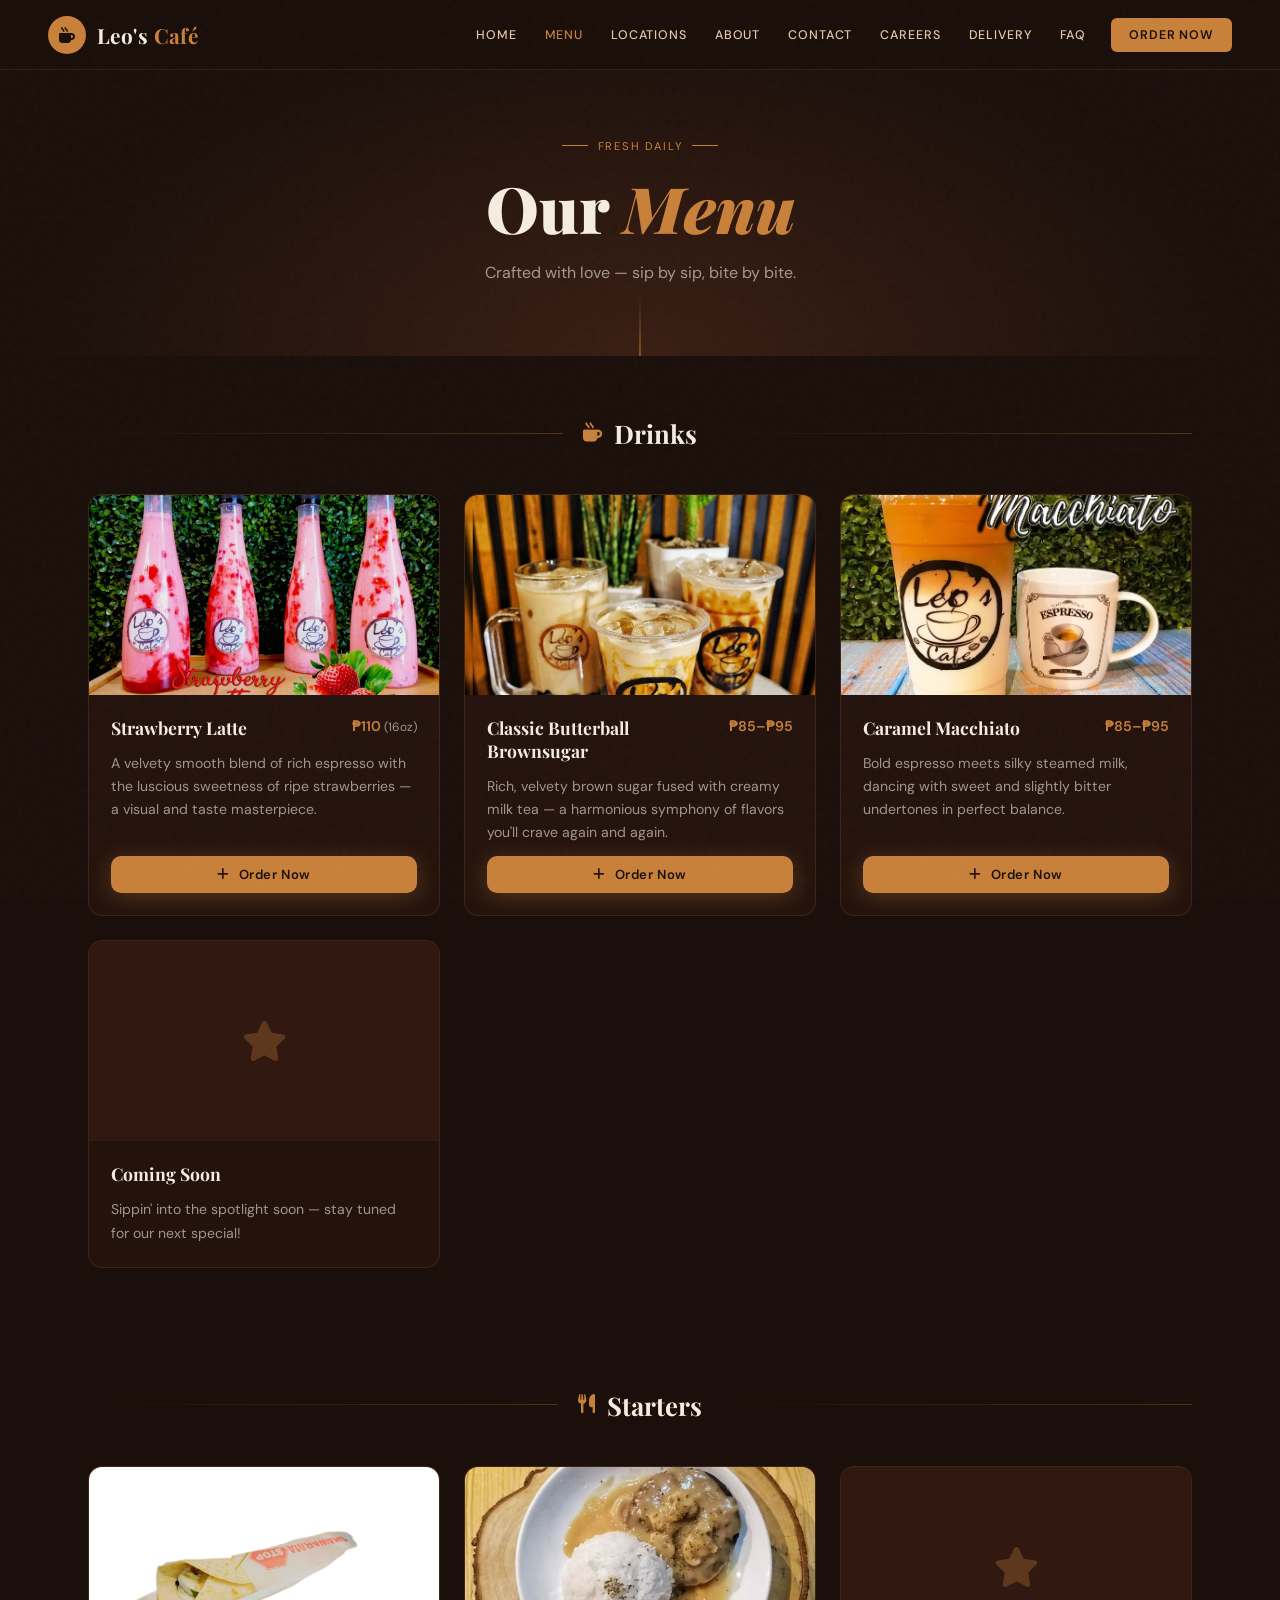
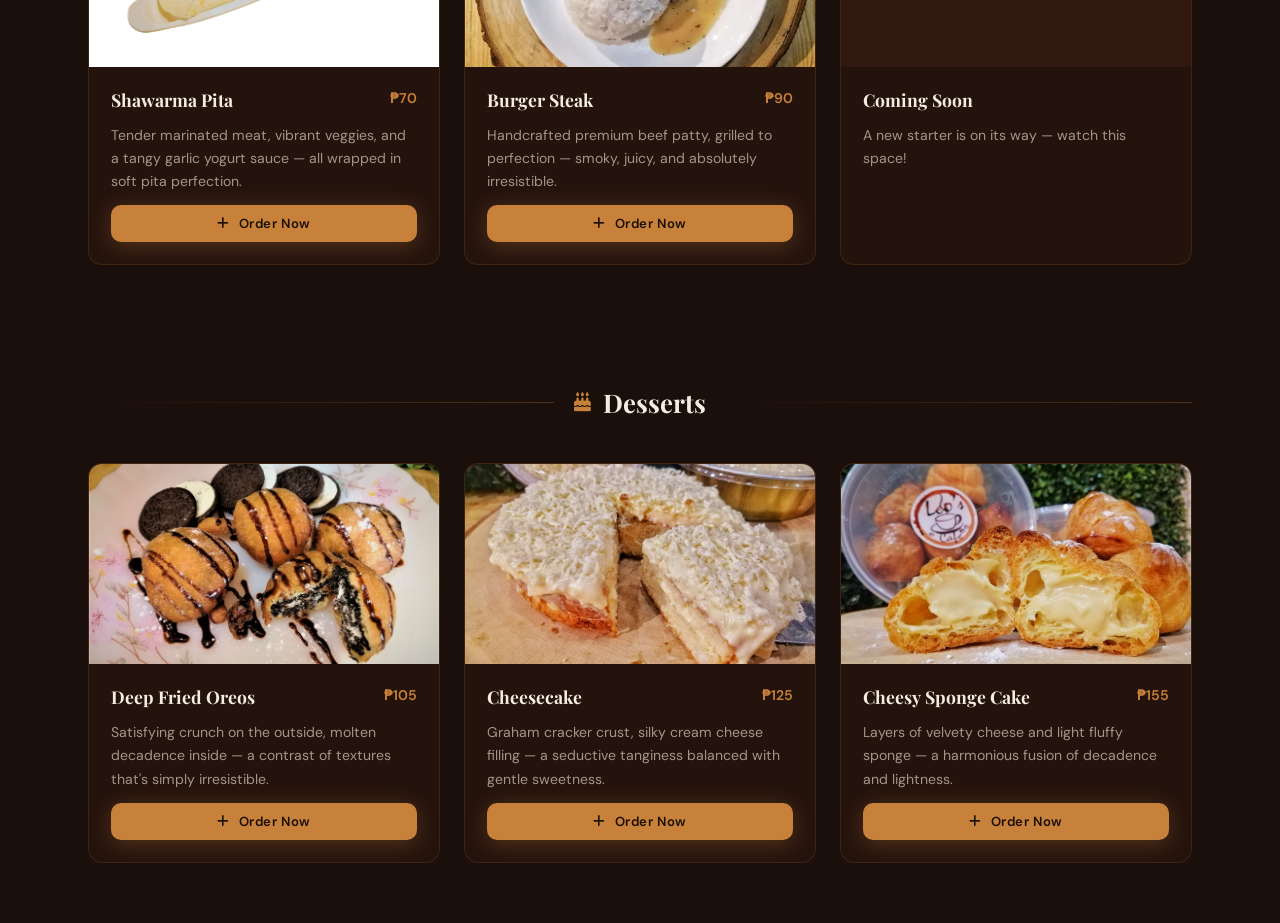
<file: menuv2.html>
<!DOCTYPE html>
<html lang="en">
<head>
  <meta charset="UTF-8" />
  <meta name="viewport" content="width=device-width, initial-scale=1.0" />
  <title>Menu — Leo's Café</title>
  <link rel="preconnect" href="https://fonts.googleapis.com" />
  <link href="https://fonts.googleapis.com/css2?family=Playfair+Display:ital,wght@0,400;0,700;0,900;1,400;1,700&family=DM+Sans:opsz,wght@9..40,300;9..40,400;9..40,500&display=swap" rel="stylesheet" />
  <link rel="stylesheet" href="https://cdnjs.cloudflare.com/ajax/libs/font-awesome/6.5.0/css/all.min.css" />
  <link rel="stylesheet" href="shared.css" />
  <link rel="stylesheet" href="menuv2.css" />
</head>
<body>
  <header id="navbar">
    <a href="https://drasthxc.github.io/leo-scafe/index.html" class="logo-wrap">
      <div class="logo-icon"><i class="fa-solid fa-mug-hot"></i></div>
      <span class="logo-text">Leo's <span>Café</span></span>
    </a>
    <button class="hamburger" id="hamburger"><i class="fa fa-bars"></i></button>
    <nav id="main-nav">
      <a href="https://drasthxc.github.io/Improved_UI_-Leo-s-Cafe-/index.html">Home</a>
      <a href="https://drasthxc.github.io/Improved_UI_-Leo-s-Cafe-/menuv2.html" class="active">Menu</a>
      <a href="https://drasthxc.github.io/Improved_UI_-Leo-s-Cafe-/locationz.html">Locations</a>
      <a href="https://drasthxc.github.io/Improved_UI_-Leo-s-Cafe-/abtus.html">About</a>
      <a href="https://drasthxc.github.io/Improved_UI_-Leo-s-Cafe-/contacttest.html">Contact</a>
      <a href="https://drasthxc.github.io/Improved_UI_-Leo-s-Cafe-/careers.html">Careers</a>
      <a href="https://drasthxc.github.io/Improved_UI_-Leo-s-Cafe-/deliveries.html">Delivery</a>
      <a href="https://drasthxc.github.io/Improved_UI_-Leo-s-Cafe-/faq.html">FAQ</a>
      <a href="https://drasthxc.github.io/Improved_UI_-Leo-s-Cafe-/trymenuwthcart.html" class="nav-cta">Order Now</a>
    </nav>
  </header>

  <section class="page-hero">
    <div class="page-hero-inner">
      <p class="hero-tag">Fresh daily</p>
      <h1>Our <em>Menu</em></h1>
      <p class="hero-sub">Crafted with love — sip by sip, bite by bite.</p>
    </div>
  </section>

  <!-- DRINKS -->
  <div class="menu-section">
    <div class="menu-section-header">
      <div class="section-line"></div>
      <h2><i class="fa-solid fa-mug-hot"></i> Drinks</h2>
      <div class="section-line"></div>
    </div>
    <div class="menu-grid">

      <div class="menu-card fade-up">
        <div class="menu-img-wrap"><img src="straw.jpg" alt="Strawberry Latte" /></div>
        <div class="menu-info">
          <div class="menu-title-row">
            <h3>Strawberry Latte</h3>
            <span class="menu-price">₱110 <small>(16oz)</small></span>
          </div>
          <p>A velvety smooth blend of rich espresso with the luscious sweetness of ripe strawberries — a visual and taste masterpiece.</p>
          <a href="https://drasthxc.github.io/leo-scafe/trymenuwthcart.html" class="btn-primary menu-btn"><i class="fa-solid fa-plus"></i> Order Now</a>
        </div>
      </div>

      <div class="menu-card fade-up">
        <div class="menu-img-wrap"><img src="butter.jpg" alt="Butterball Brownsugar" /></div>
        <div class="menu-info">
          <div class="menu-title-row">
            <h3>Classic Butterball Brownsugar</h3>
            <span class="menu-price">₱85–₱95</span>
          </div>
          <p>Rich, velvety brown sugar fused with creamy milk tea — a harmonious symphony of flavors you'll crave again and again.</p>
          <a href="https://drasthxc.github.io/leo-scafe/trymenuwthcart.html" class="btn-primary menu-btn"><i class="fa-solid fa-plus"></i> Order Now</a>
        </div>
      </div>

      <div class="menu-card fade-up">
        <div class="menu-img-wrap"><img src="caramel.jpg" alt="Caramel Macchiato" /></div>
        <div class="menu-info">
          <div class="menu-title-row">
            <h3>Caramel Macchiato</h3>
            <span class="menu-price">₱85–₱95</span>
          </div>
          <p>Bold espresso meets silky steamed milk, dancing with sweet and slightly bitter undertones in perfect balance.</p>
          <a href="https://drasthxc.github.io/leo-scafe/trymenuwthcart.html" class="btn-primary menu-btn"><i class="fa-solid fa-plus"></i> Order Now</a>
        </div>
      </div>

      <div class="menu-card coming-soon fade-up">
        <div class="menu-img-wrap placeholder"><i class="fa-solid fa-star"></i></div>
        <div class="menu-info">
          <div class="menu-title-row"><h3>Coming Soon</h3></div>
          <p>Sippin' into the spotlight soon — stay tuned for our next special!</p>
        </div>
      </div>

    </div>
  </div>

  <!-- STARTERS -->
  <div class="menu-section">
    <div class="menu-section-header">
      <div class="section-line"></div>
      <h2><i class="fa-solid fa-utensils"></i> Starters</h2>
      <div class="section-line"></div>
    </div>
    <div class="menu-grid">

      <div class="menu-card fade-up">
        <div class="menu-img-wrap" style="background:#fff"><img src="PITA.png" alt="Shawarma Pita" /></div>
        <div class="menu-info">
          <div class="menu-title-row">
            <h3>Shawarma Pita</h3>
            <span class="menu-price">₱70</span>
          </div>
          <p>Tender marinated meat, vibrant veggies, and a tangy garlic yogurt sauce — all wrapped in soft pita perfection.</p>
          <a href="https://drasthxc.github.io/leo-scafe/trymenuwthcart.html" class="btn-primary menu-btn"><i class="fa-solid fa-plus"></i> Order Now</a>
        </div>
      </div>

      <div class="menu-card fade-up">
        <div class="menu-img-wrap"><img src="dinner1.jpg" alt="Burger Steak" /></div>
        <div class="menu-info">
          <div class="menu-title-row">
            <h3>Burger Steak</h3>
            <span class="menu-price">₱90</span>
          </div>
          <p>Handcrafted premium beef patty, grilled to perfection — smoky, juicy, and absolutely irresistible.</p>
          <a href="https://drasthxc.github.io/leo-scafe/trymenuwthcart.html" class="btn-primary menu-btn"><i class="fa-solid fa-plus"></i> Order Now</a>
        </div>
      </div>

      <div class="menu-card coming-soon fade-up">
        <div class="menu-img-wrap placeholder"><i class="fa-solid fa-star"></i></div>
        <div class="menu-info">
          <div class="menu-title-row"><h3>Coming Soon</h3></div>
          <p>A new starter is on its way — watch this space!</p>
        </div>
      </div>

    </div>
  </div>

  <!-- DESSERTS -->
  <div class="menu-section">
    <div class="menu-section-header">
      <div class="section-line"></div>
      <h2><i class="fa-solid fa-cake-candles"></i> Desserts</h2>
      <div class="section-line"></div>
    </div>
    <div class="menu-grid">

      <div class="menu-card fade-up">
        <div class="menu-img-wrap"><img src="oreoes.jpg" alt="Deep Fried Oreos" /></div>
        <div class="menu-info">
          <div class="menu-title-row">
            <h3>Deep Fried Oreos</h3>
            <span class="menu-price">₱105</span>
          </div>
          <p>Satisfying crunch on the outside, molten decadence inside — a contrast of textures that's simply irresistible.</p>
          <a href="https://drasthxc.github.io/leo-scafe/trymenuwthcart.html" class="btn-primary menu-btn"><i class="fa-solid fa-plus"></i> Order Now</a>
        </div>
      </div>

      <div class="menu-card fade-up">
        <div class="menu-img-wrap"><img src="lunch2.jpg" alt="Cheesecake" /></div>
        <div class="menu-info">
          <div class="menu-title-row">
            <h3>Cheesecake</h3>
            <span class="menu-price">₱125</span>
          </div>
          <p>Graham cracker crust, silky cream cheese filling — a seductive tanginess balanced with gentle sweetness.</p>
          <a href="https://drasthxc.github.io/leo-scafe/trymenuwthcart.html" class="btn-primary menu-btn"><i class="fa-solid fa-plus"></i> Order Now</a>
        </div>
      </div>

      <div class="menu-card fade-up">
        <div class="menu-img-wrap"><img src="lunch1.jpg" alt="Cheesy Sponge Cake" /></div>
        <div class="menu-info">
          <div class="menu-title-row">
            <h3>Cheesy Sponge Cake</h3>
            <span class="menu-price">₱155</span>
          </div>
          <p>Layers of velvety cheese and light fluffy sponge — a harmonious fusion of decadence and lightness.</p>
          <a href="https://drasthxc.github.io/leo-scafe/trymenuwthcart.html" class="btn-primary menu-btn"><i class="fa-solid fa-plus"></i> Order Now</a>
        </div>
      </div>

    </div>
  </div>


  <script>
    document.getElementById('hamburger').addEventListener('click', () => document.getElementById('main-nav').classList.toggle('open'));
    window.addEventListener('scroll', () => document.getElementById('navbar').classList.toggle('scrolled', window.scrollY > 40));
    const obs = new IntersectionObserver(e => e.forEach(x => { if(x.isIntersecting){ x.target.style.animationPlayState='running'; obs.unobserve(x.target); } }), {threshold:.1});
    document.querySelectorAll('.fade-up').forEach((el,i) => { el.style.animationDelay=`${i*.07}s`; el.style.animationPlayState='paused'; obs.observe(el); });
  </script>
</body>
</html>
</file>
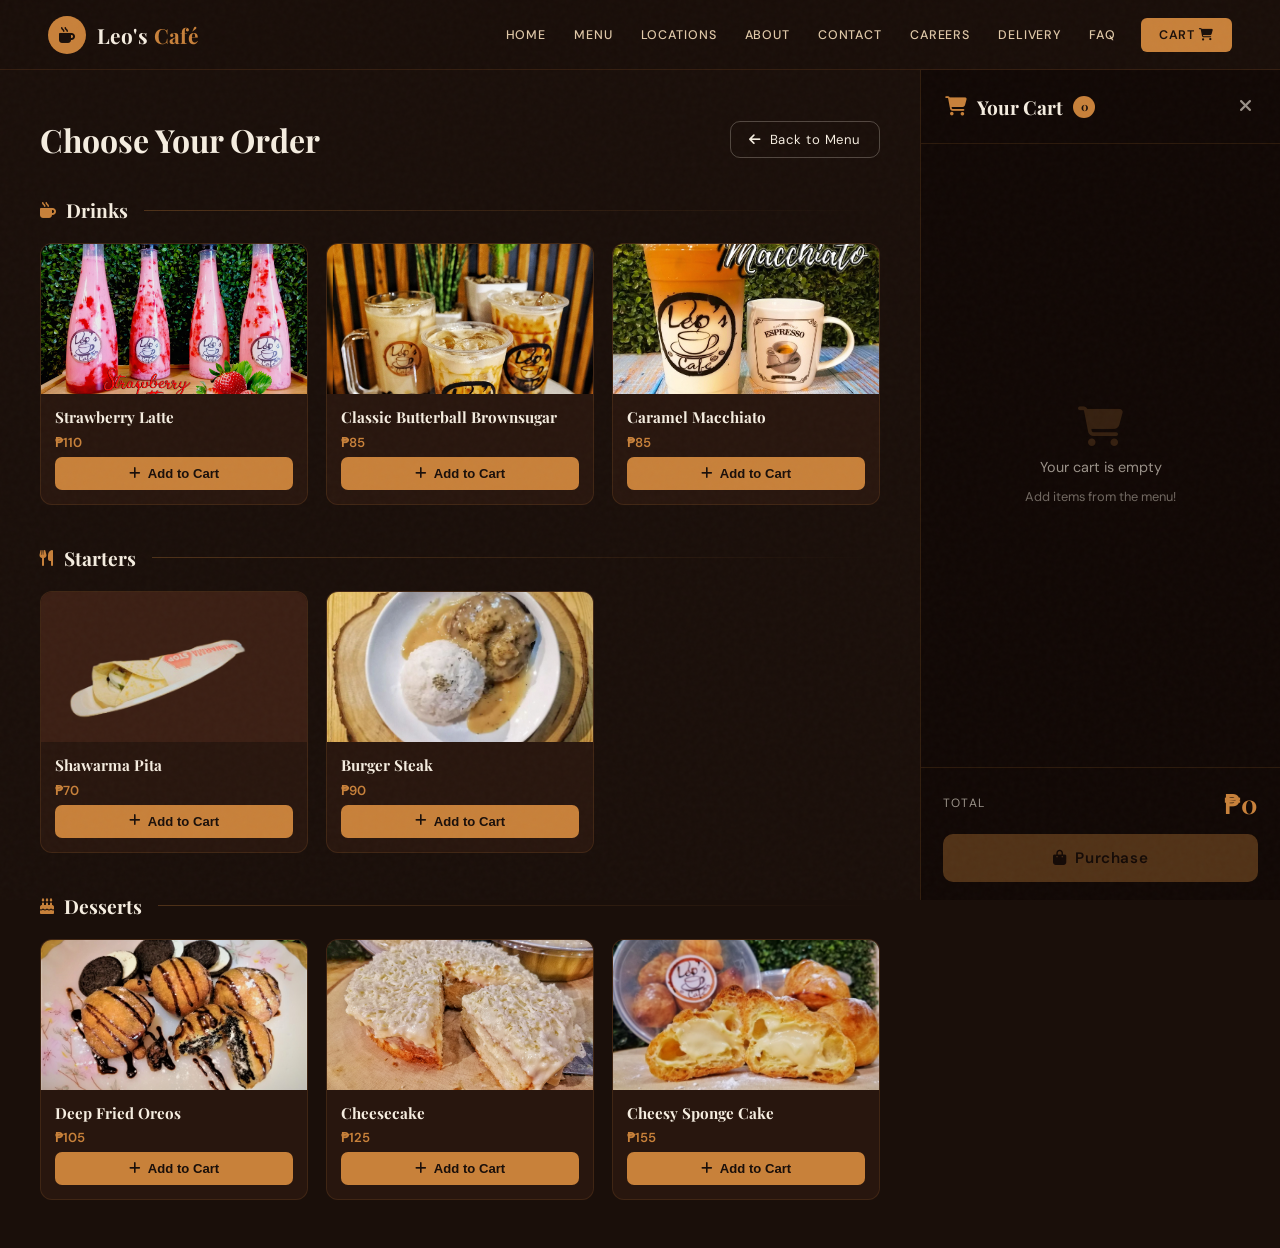
<file: trymenuwthcart.html>
<!DOCTYPE html>
<html lang="en">
<head>
  <meta charset="UTF-8" />
  <meta name="viewport" content="width=device-width, initial-scale=1.0" />
  <title>Order — Leo's Café</title>
  <link rel="preconnect" href="https://fonts.googleapis.com" />
  <link href="https://fonts.googleapis.com/css2?family=Playfair+Display:ital,wght@0,400;0,700;0,900;1,400;1,700&family=DM+Sans:opsz,wght@9..40,300;9..40,400;9..40,500&display=swap" rel="stylesheet" />
  <link rel="stylesheet" href="https://cdnjs.cloudflare.com/ajax/libs/font-awesome/6.5.0/css/all.min.css" />
  <link rel="stylesheet" href="shared.css" />
  <style>
    /* ─── Layout ─── */
    .cart-layout { padding-top: var(--nav-h); display: flex; min-height: 100vh; }

    /* ─── Products panel ─── */
    .products-panel { flex: 1; padding: 48px 40px; min-width: 0; }
    .products-header { display: flex; align-items: center; justify-content: space-between; margin-bottom: 36px; flex-wrap: wrap; gap: 16px; }
    .products-header h1 { font-family: 'Playfair Display', serif; font-size: 2rem; font-weight: 700; color: var(--cream); }

    .section-label-bar { display: flex; align-items: center; gap: 16px; margin: 40px 0 20px; }
    .section-label-bar:first-child { margin-top: 0; }
    .section-label-bar h2 { font-family: 'Playfair Display', serif; font-size: 1.2rem; font-weight: 700; color: var(--cream); white-space: nowrap; display: flex; align-items: center; gap: 10px; }
    .section-label-bar h2 i { color: var(--caramel); font-size: 1rem; }
    .section-line { flex: 1; height: 1px; background: linear-gradient(to right, rgba(200,129,58,.3), transparent); }

    .products-grid { display: grid; grid-template-columns: repeat(auto-fill, minmax(200px, 1fr)); gap: 18px; }

    .p-card { background: rgba(59,31,20,.45); border: 1px solid rgba(200,129,58,.15); border-radius: 12px; overflow: hidden; display: flex; flex-direction: column; transition: border-color .25s, transform .25s, box-shadow .25s; }
    .p-card:hover { border-color: rgba(200,129,58,.5); transform: translateY(-4px); box-shadow: 0 10px 36px rgba(0,0,0,.4); }
    .p-card img { width: 100%; height: 150px; object-fit: cover; display: block; background: #3b1f14; }
    .p-card-body { padding: 14px; display: flex; flex-direction: column; gap: 6px; flex: 1; }
    .p-card-name { font-family: 'Playfair Display', serif; font-size: .95rem; font-weight: 700; color: var(--cream); line-height: 1.3; }
    .p-card-price { font-size: .82rem; font-weight: 600; color: var(--caramel); }
    .p-card-add { margin-top: auto; padding: 9px; background: var(--caramel); color: var(--espresso); border: none; border-radius: 7px; font-weight: 700; font-size: .82rem; cursor: pointer; transition: background .2s; display: flex; align-items: center; justify-content: center; gap: 7px; }
    .p-card-add:hover { background: var(--caramel-h); }
    .p-card-add.added { background: rgba(200,129,58,.2); color: var(--caramel); border: 1px solid rgba(200,129,58,.4); }

    /* ─── Cart Sidebar ─── */
    .cart-panel { width: 360px; flex-shrink: 0; background: rgba(18,9,6,.98); border-left: 1px solid rgba(200,129,58,.18); display: flex; flex-direction: column; position: sticky; top: var(--nav-h); height: calc(100vh - var(--nav-h)); }
    .cart-header { display: flex; align-items: center; justify-content: space-between; padding: 22px 24px; border-bottom: 1px solid rgba(200,129,58,.15); }
    .cart-header h2 { font-family: 'Playfair Display', serif; font-size: 1.2rem; font-weight: 700; color: var(--cream); display: flex; align-items: center; gap: 10px; }
    .cart-header h2 i { color: var(--caramel); }
    .cart-badge { background: var(--caramel); color: var(--espresso); width: 22px; height: 22px; border-radius: 50%; font-size: .72rem; font-weight: 700; display: flex; align-items: center; justify-content: center; }
    .cart-close { background: none; border: none; color: var(--muted); font-size: 1.1rem; cursor: pointer; padding: 4px; }
    .cart-close:hover { color: var(--cream); }

    .cart-empty { flex: 1; display: flex; flex-direction: column; align-items: center; justify-content: center; gap: 12px; color: var(--muted); font-size: .9rem; }
    .cart-empty i { font-size: 2.5rem; color: rgba(200,129,58,.2); }

    .listCard { flex: 1; overflow-y: auto; padding: 14px; list-style: none; display: flex; flex-direction: column; gap: 10px; }

    .cart-item { display: grid; grid-template-columns: 54px 1fr; gap: 12px; align-items: start; background: rgba(59,31,20,.5); border: 1px solid rgba(200,129,58,.12); border-radius: 10px; padding: 10px; animation: slideIn .2s ease; }
    @keyframes slideIn { from { opacity:0; transform:translateX(12px); } to { opacity:1; transform:translateX(0); } }
    .cart-item img { width: 54px; height: 54px; object-fit: cover; border-radius: 7px; background: #3b1f14; }
    .cart-item-info { display: flex; flex-direction: column; gap: 4px; }
    .cart-item-name { font-size: .85rem; font-weight: 600; color: var(--cream); line-height: 1.3; }
    .cart-item-unit { font-size: .75rem; color: var(--muted); }
    .cart-item-row { display: flex; align-items: center; justify-content: space-between; margin-top: 6px; }
    .cart-item-subtotal { font-size: .9rem; font-weight: 700; color: var(--caramel); }

    .qty-controls { display: flex; align-items: center; gap: 8px; }
    .qty-btn { width: 26px; height: 26px; border-radius: 50%; background: rgba(200,129,58,.15); border: 1px solid rgba(200,129,58,.3); color: var(--caramel); font-size: .8rem; cursor: pointer; transition: background .2s; display: flex; align-items: center; justify-content: center; }
    .qty-btn:hover { background: rgba(200,129,58,.35); }
    .qty-btn.remove { color: #e74c3c; border-color: rgba(231,76,60,.3); background: rgba(231,76,60,.1); }
    .qty-btn.remove:hover { background: rgba(231,76,60,.25); }
    .qty-num { font-size: .9rem; font-weight: 700; color: var(--cream); min-width: 18px; text-align: center; }

    .cart-footer { padding: 18px 22px; border-top: 1px solid rgba(200,129,58,.15); display: flex; flex-direction: column; gap: 14px; }
    .cart-total-row { display: flex; justify-content: space-between; align-items: center; }
    .cart-total-row span:first-child { font-size: .75rem; text-transform: uppercase; letter-spacing: .1em; color: var(--muted); }
    .total-amount { font-family: 'Playfair Display', serif; font-size: 1.6rem; font-weight: 700; color: var(--caramel); }
    .purchase-btn { justify-content: center; width: 100%; font-size: .95rem; padding: 14px; }
    .purchase-btn:disabled { opacity: .35; cursor: not-allowed; transform: none !important; box-shadow: none !important; }

    /* ─── Float btn ─── */
    .float-cart-btn { display: none; position: fixed; bottom: 88px; right: 24px; z-index: 150; width: 56px; height: 56px; border-radius: 50%; background: var(--caramel); color: var(--espresso); border: none; font-size: 1.3rem; cursor: pointer; box-shadow: 0 4px 20px rgba(200,129,58,.5); align-items: center; justify-content: center; }
    .fc-badge { position: absolute; top: -4px; right: -4px; background: #e74c3c; color: #fff; width: 20px; height: 20px; border-radius: 50%; font-size: .65rem; font-weight: 700; display: flex; align-items: center; justify-content: center; }

    /* ─── Modal Overlay ─── */
    .modal-overlay { display: none; position: fixed; inset: 0; z-index: 500; background: rgba(8,4,2,.88); backdrop-filter: blur(10px); align-items: center; justify-content: center; padding: 20px; }
    .modal-overlay.open { display: flex; }

    .modal { background: #1e100a; border: 1px solid rgba(200,129,58,.3); border-radius: 20px; width: 100%; max-width: 440px; overflow: hidden; animation: modalPop .25s ease; max-height: 90vh; overflow-y: auto; }
    @keyframes modalPop { from { opacity:0; transform:scale(.93); } to { opacity:1; transform:scale(1); } }

    /* Step indicator */
    .step-indicator { display: flex; align-items: center; justify-content: center; gap: 8px; padding: 20px 28px 10px; }
    .step-dot { width: 8px; height: 8px; border-radius: 50%; background: rgba(200,129,58,.2); transition: all .3s; }
    .step-dot.active { background: var(--caramel); width: 22px; border-radius: 4px; }
    .step-dot.done { background: rgba(46,213,115,.6); }

    .modal-header { padding: 16px 28px 20px; border-bottom: 1px solid rgba(200,129,58,.15); display: flex; align-items: flex-start; justify-content: space-between; }
    .modal-header div h3 { font-family: 'Playfair Display', serif; font-size: 1.4rem; font-weight: 700; color: var(--cream); }
    .modal-header div p { font-size: .85rem; color: var(--muted); margin-top: 4px; }
    .modal-close { background: none; border: none; color: var(--muted); font-size: 1.1rem; cursor: pointer; padding: 4px; flex-shrink: 0; margin-left: 12px; }

    .modal-body { padding: 20px 28px; display: flex; flex-direction: column; gap: 14px; }
    .modal-field { display: flex; flex-direction: column; gap: 6px; }
    .modal-field label { font-size: .72rem; letter-spacing: .12em; text-transform: uppercase; color: var(--caramel); }
    .modal-field input { padding: 12px 16px; background: rgba(59,31,20,.5); border: 1px solid rgba(200,129,58,.2); border-radius: 8px; color: var(--cream); font-family: 'DM Sans', sans-serif; font-size: .95rem; transition: border-color .2s; width: 100%; }
    .modal-field input:focus { outline: none; border-color: var(--caramel); }
    .modal-field input::placeholder { color: rgba(245,237,224,.25); }

    .modal-error { font-size: .82rem; color: #e74c3c; display: none; padding: 10px 14px; background: rgba(231,76,60,.1); border: 1px solid rgba(231,76,60,.25); border-radius: 7px; }
    .modal-error.show { display: block; }

    .modal-footer { padding: 0 28px 24px; display: flex; flex-direction: column; gap: 10px; }
    .modal-submit { justify-content: center; width: 100%; }
    .modal-cancel { background: none; border: 1px solid rgba(245,237,224,.15); color: var(--muted); width: 100%; padding: 11px; border-radius: 8px; font-size: .88rem; cursor: pointer; transition: border-color .2s, color .2s; }
    .modal-cancel:hover { border-color: rgba(245,237,224,.35); color: var(--cream); }

    .modal-summary { background: rgba(59,31,20,.5); border: 1px solid rgba(200,129,58,.15); border-radius: 10px; padding: 14px 16px; display: flex; flex-direction: column; gap: 6px; }
    .modal-summary-title { font-size: .72rem; letter-spacing: .1em; text-transform: uppercase; color: var(--caramel); margin-bottom: 4px; }
    .modal-summary-item { display: flex; justify-content: space-between; font-size: .85rem; color: var(--muted); }
    .modal-summary-item span:last-child { color: var(--cream); font-weight: 500; }
    .modal-summary-total { display: flex; justify-content: space-between; font-size: .95rem; font-weight: 700; border-top: 1px solid rgba(200,129,58,.15); padding-top: 8px; margin-top: 4px; }
    .modal-summary-total span:last-child { color: var(--caramel); }

    /* GCash screen */
    .gcash-screen { display: flex; flex-direction: column; align-items: center; padding: 20px 28px 28px; gap: 14px; }
    .gcash-logo { width: 72px; height: 72px; border-radius: 50%; background: linear-gradient(135deg,#007bff,#0047cc); display: flex; align-items: center; justify-content: center; font-size: 1.8rem; color: #fff; font-weight: 900; font-family: 'Playfair Display', serif; box-shadow: 0 8px 28px rgba(0,123,255,.4); }
    .gcash-brand { font-weight: 700; font-size: 1rem; letter-spacing: .08em; color: #4da6ff; }
    .gcash-amount { font-family: 'Playfair Display', serif; font-size: 2.4rem; font-weight: 900; color: #4da6ff; line-height: 1; }
    .gcash-amount small { font-size: .95rem; color: var(--muted); font-family: 'DM Sans', sans-serif; }
    .gcash-merchant { font-size: .85rem; color: var(--muted); text-align: center; line-height: 1.5; }
    .gcash-merchant strong { color: var(--cream); }
    .gcash-pin-label { font-size: .72rem; letter-spacing: .12em; text-transform: uppercase; color: #4da6ff; }
    .gcash-pin-dots { display: flex; justify-content: center; gap: 14px; }
    .gcash-pin-dot { width: 14px; height: 14px; border-radius: 50%; border: 2px solid rgba(77,166,255,.35); background: transparent; transition: background .15s; }
    .gcash-pin-dot.filled { background: #4da6ff; border-color: #4da6ff; }
    .gcash-keypad { display: grid; grid-template-columns: repeat(3, 1fr); gap: 10px; width: 100%; max-width: 256px; }
    .gcash-key { padding: 14px; border-radius: 10px; background: rgba(77,166,255,.08); border: 1px solid rgba(77,166,255,.18); color: var(--cream); font-size: 1.1rem; font-weight: 600; cursor: pointer; transition: background .15s; text-align: center; user-select: none; }
    .gcash-key:hover { background: rgba(77,166,255,.22); }
    .gcash-key:active { transform: scale(.95); }
    .gcash-key.zero { grid-column: 2; }
    .gcash-key.del { background: rgba(231,76,60,.08); border-color: rgba(231,76,60,.2); color: #e74c3c; }
    .gcash-key.del:hover { background: rgba(231,76,60,.2); }
    .gcash-confirm-btn { width: 100%; max-width: 256px; padding: 14px; background: #007bff; color: #fff; border: none; border-radius: 10px; font-weight: 700; font-size: 1rem; cursor: pointer; transition: background .2s, opacity .2s; opacity: .35; pointer-events: none; }
    .gcash-confirm-btn.ready { opacity: 1; pointer-events: all; }
    .gcash-confirm-btn.ready:hover { background: #0056d2; }

    /* Success */
    .success-screen { display: flex; flex-direction: column; align-items: center; padding: 36px 28px; gap: 16px; text-align: center; }
    .success-icon { width: 80px; height: 80px; border-radius: 50%; background: rgba(46,213,115,.12); border: 2px solid #2ed573; display: flex; align-items: center; justify-content: center; font-size: 2.2rem; color: #2ed573; animation: popIn .4s cubic-bezier(.34,1.56,.64,1); }
    @keyframes popIn { from { transform:scale(0); } to { transform:scale(1); } }
    .success-screen h3 { font-family: 'Playfair Display', serif; font-size: 1.6rem; font-weight: 700; color: var(--cream); }
    .success-screen p { font-size: .92rem; color: var(--muted); line-height: 1.65; }
    .success-ref { font-size: .78rem; color: rgba(200,129,58,.8); background: rgba(200,129,58,.08); padding: 8px 16px; border-radius: 6px; border: 1px solid rgba(200,129,58,.2); letter-spacing: .05em; }

    /* Responsive */
    @media (max-width: 860px) {
      .cart-panel { position: fixed; top: var(--nav-h); right: 0; bottom: 0; transform: translateX(100%); transition: transform .35s ease; z-index: 90; }
      .cart-panel.open { transform: translateX(0); }
      .float-cart-btn { display: flex; }
      .products-panel { padding: 32px 20px; }
    }
    @media (max-width: 480px) {
      .products-grid { grid-template-columns: repeat(2, 1fr); }
    }
  </style>
</head>
<body>

  <!-- NAV -->
  <header id="navbar">
    <a href="" class="logo-wrap">
      <div class="logo-icon"><i class="fa-solid fa-mug-hot"></i></div>
      <span class="logo-text">Leo's <span>Café</span></span>
    </a>
    <button class="hamburger" id="hamburger"><i class="fa fa-bars"></i></button>
 <nav id="main-nav">
      <a href="https://drasthxc.github.io/Improved_UI_-Leo-s-Cafe-/index.html">Home</a>
      <a href="https://drasthxc.github.io/Improved_UI_-Leo-s-Cafe-/menuv2.html">Menu</a>
      <a href="https://drasthxc.github.io/Improved_UI_-Leo-s-Cafe-/locationz.html">Locations</a>
      <a href="https://drasthxc.github.io/Improved_UI_-Leo-s-Cafe-/abtus.html">About</a>
      <a href="https://drasthxc.github.io/Improved_UI_-Leo-s-Cafe-/contacttest.html">Contact</a>
      <a href="https://drasthxc.github.io/Improved_UI_-Leo-s-Cafe-/careers.html">Careers</a>
      <a href="https://drasthxc.github.io/Improved_UI_-Leo-s-Cafe-/deliveries.html">Delivery</a>
      <a href="https://drasthxc.github.io/Improved_UI_-Leo-s-Cafe-/faq.html">FAQ</a>
      <a href="https://drasthxc.github.io/leo-scafe/trymenuwthcart.html" class="nav-cta active">Cart <i class="fa-solid fa-cart-shopping"></i></a>
    </nav>
  </header>

  <!-- LAYOUT -->
  <div class="cart-layout">

    <!-- Products -->
    <main class="products-panel">
      <div class="products-header">
        <h1>Choose Your Order</h1>
        <a href="https://drasthxc.github.io/Improved_UI_-Leo-s-Cafe-/menuv2.html" class="btn-ghost" style="font-size:.82rem;padding:9px 18px;">
          <i class="fa-solid fa-arrow-left"></i> Back to Menu
        </a>
      </div>
      <div id="product-list-root"></div>
    </main>

    <!-- Cart Sidebar -->
    <aside class="cart-panel" id="cart-panel">
      <div class="cart-header">
        <h2>
          <i class="fa-solid fa-cart-shopping"></i> Your Cart
          <span class="cart-badge" id="cart-badge">0</span>
        </h2>
        <button class="cart-close" id="cart-close"><i class="fa-solid fa-xmark"></i></button>
      </div>

      <div class="cart-empty" id="cart-empty">
        <i class="fa-solid fa-cart-shopping"></i>
        <span>Your cart is empty</span>
        <span style="font-size:.8rem;opacity:.7;">Add items from the menu!</span>
      </div>

      <ul class="listCard" id="listCard" style="display:none;"></ul>

      <div class="cart-footer">
        <div class="cart-total-row">
          <span>Total</span>
          <span class="total-amount" id="cart-total">₱0</span>
        </div>
        <button class="btn-primary purchase-btn" id="purchase-btn" disabled>
          <i class="fa-solid fa-bag-shopping"></i> Purchase
        </button>
      </div>
    </aside>

    <!-- Mobile float cart btn -->
    <button class="float-cart-btn" id="float-cart">
      <i class="fa-solid fa-cart-shopping"></i>
      <span class="fc-badge" id="fc-badge">0</span>
    </button>

  </div>

  <!-- ═══ CHECKOUT MODAL ═══ -->
  <div class="modal-overlay" id="modal-overlay">
    <div class="modal" id="modal">

      <div class="step-indicator">
        <div class="step-dot active" id="dot-0"></div>
        <div class="step-dot" id="dot-1"></div>
        <div class="step-dot" id="dot-2"></div>
      </div>

      <!-- STEP 1 — Login -->
      <div id="step-login">
        <div class="modal-header">
          <div>
            <h3>Confirm your identity</h3>
            <p>Sign in to continue with your order.</p>
          </div>
          <button class="modal-close" onclick="closeModal()"><i class="fa-solid fa-xmark"></i></button>
        </div>
        <div class="modal-body">
          <div class="modal-summary" id="login-summary"></div>
          <div class="modal-field">
            <label for="auth-email">Email address</label>
            <input type="email" id="auth-email" placeholder="you@email.com" autocomplete="email" />
          </div>
          <div class="modal-field">
            <label for="auth-pass">Password</label>
            <input type="password" id="auth-pass" placeholder="••••••••" autocomplete="current-password" />
          </div>
          <div class="modal-error" id="login-error"></div>
        </div>
        <div class="modal-footer">
          <button class="btn-primary modal-submit" onclick="submitLogin()">
            <i class="fa-solid fa-arrow-right"></i> Continue to Payment
          </button>
          <button class="modal-cancel" onclick="closeModal()">Cancel</button>
        </div>
      </div>

      <!-- STEP 2 — GCash -->
      <div id="step-gcash" style="display:none;">
        <div class="modal-header">
          <div>
            <h3>GCash Payment</h3>
            <p>Enter your 6-digit MPIN to confirm.</p>
          </div>
          <button class="modal-close" onclick="closeModal()"><i class="fa-solid fa-xmark"></i></button>
        </div>
        <div class="gcash-screen">
          <div class="gcash-logo">G</div>
          <div class="gcash-brand">GCash</div>
          <div class="gcash-amount" id="gcash-amount">₱0 <small>PHP</small></div>
          <div class="gcash-merchant">Pay to <strong>Leo's Café</strong><br>1198 Asuncion St., Tondo, Manila</div>
          <div class="gcash-pin-label">Enter MPIN</div>
          <div class="gcash-pin-dots" id="pin-dots">
            <div class="gcash-pin-dot"></div>
            <div class="gcash-pin-dot"></div>
            <div class="gcash-pin-dot"></div>
            <div class="gcash-pin-dot"></div>
            <div class="gcash-pin-dot"></div>
            <div class="gcash-pin-dot"></div>
          </div>
          <div class="gcash-keypad">
            <div class="gcash-key" onclick="pinInput('1')">1</div>
            <div class="gcash-key" onclick="pinInput('2')">2</div>
            <div class="gcash-key" onclick="pinInput('3')">3</div>
            <div class="gcash-key" onclick="pinInput('4')">4</div>
            <div class="gcash-key" onclick="pinInput('5')">5</div>
            <div class="gcash-key" onclick="pinInput('6')">6</div>
            <div class="gcash-key" onclick="pinInput('7')">7</div>
            <div class="gcash-key" onclick="pinInput('8')">8</div>
            <div class="gcash-key" onclick="pinInput('9')">9</div>
            <div class="gcash-key zero" onclick="pinInput('0')">0</div>
            <div class="gcash-key del" onclick="pinDelete()"><i class="fa-solid fa-delete-left"></i></div>
          </div>
          <button class="gcash-confirm-btn" id="gcash-confirm-btn" onclick="submitGcash()">
            Confirm Payment
          </button>
        </div>
      </div>

      <!-- STEP 3 — Success -->
      <div id="step-success" style="display:none;">
        <div class="success-screen">
          <div class="success-icon"><i class="fa-solid fa-check"></i></div>
          <h3>Order Placed!</h3>
          <p>Thank you! Your order has been received. We'll have it ready for you shortly. ☕</p>
          <div class="success-ref" id="success-ref">Reference #: LC-000000</div>
          <button class="btn-primary" style="width:100%;justify-content:center;margin-top:8px;" onclick="finishOrder()">
            <i class="fa-solid fa-house"></i> Back to Menu
          </button>
        </div>
      </div>

    </div>
  </div>


  <script>
  // ══════════════════════════
  //  PRODUCT DATA
  // ══════════════════════════
  const products = [
    { id:1, cat:'Drinks',   name:'Strawberry Latte',              img:'straw.jpg',   price:110 },
    { id:2, cat:'Drinks',   name:'Classic Butterball Brownsugar', img:'butter.jpg',  price:85  },
    { id:3, cat:'Drinks',   name:'Caramel Macchiato',             img:'caramel.jpg', price:85  },
    { id:4, cat:'Starters', name:'Shawarma Pita',                 img:'PITA.png',    price:70  },
    { id:5, cat:'Starters', name:'Burger Steak',                  img:'dinner1.jpg', price:90  },
    { id:6, cat:'Desserts', name:'Deep Fried Oreos',              img:'oreoes.jpg',  price:105 },
    { id:7, cat:'Desserts', name:'Cheesecake',                    img:'lunch2.jpg',  price:125 },
    { id:8, cat:'Desserts', name:'Cheesy Sponge Cake',            img:'lunch1.jpg',  price:155 },
  ];
  const catIcons = { Drinks:'fa-mug-hot', Starters:'fa-utensils', Desserts:'fa-cake-candles' };

  // ══════════════════════════
  //  CART STATE
  // ══════════════════════════
  const cart = {};   // { id: qty }

  // ══════════════════════════
  //  RENDER PRODUCTS
  // ══════════════════════════
  function renderProducts() {
    const root = document.getElementById('product-list-root');
    root.innerHTML = '';
    const cats = [...new Set(products.map(p => p.cat))];

    cats.forEach(cat => {
      const bar = document.createElement('div');
      bar.className = 'section-label-bar';
      bar.innerHTML = `<h2><i class="fa-solid ${catIcons[cat]}"></i>${cat}</h2><div class="section-line"></div>`;
      root.appendChild(bar);

      const grid = document.createElement('div');
      grid.className = 'products-grid';

      products.filter(p => p.cat === cat).forEach(p => {
        const qty = cart[p.id] || 0;
        const div = document.createElement('div');
        div.className = 'p-card';
        div.id = `pcard-${p.id}`;
        div.innerHTML = `
          <img src="${p.img}" alt="${p.name}" />
          <div class="p-card-body">
            <div class="p-card-name">${p.name}</div>
            <div class="p-card-price">₱${p.price.toLocaleString()}</div>
            <button class="p-card-add${qty>0?' added':''}" id="addbtn-${p.id}" onclick="addToCart(${p.id})">
              ${qty > 0
                ? `<i class="fa-solid fa-check"></i> In Cart (${qty})`
                : `<i class="fa-solid fa-plus"></i> Add to Cart`}
            </button>
          </div>`;
        grid.appendChild(div);
      });

      root.appendChild(grid);
    });
  }

  // ══════════════════════════
  //  CART LOGIC
  // ══════════════════════════
  function addToCart(id) {
    cart[id] = (cart[id] || 0) + 1;
    syncCartUI();
    refreshAddBtn(id);
  }

  function changeQty(id, delta) {
    const next = (cart[id] || 0) + delta;
    if (next <= 0) delete cart[id];
    else cart[id] = next;
    syncCartUI();
    refreshAddBtn(id);
  }

  function refreshAddBtn(id) {
    const btn = document.getElementById(`addbtn-${id}`);
    if (!btn) return;
    const qty = cart[id] || 0;
    if (qty > 0) {
      btn.className = 'p-card-add added';
      btn.innerHTML = `<i class="fa-solid fa-check"></i> In Cart (${qty})`;
    } else {
      btn.className = 'p-card-add';
      btn.innerHTML = `<i class="fa-solid fa-plus"></i> Add to Cart`;
    }
  }

  function syncCartUI() {
    const listCard   = document.getElementById('listCard');
    const cartEmpty  = document.getElementById('cart-empty');
    const totalEl    = document.getElementById('cart-total');
    const badgeEl    = document.getElementById('cart-badge');
    const fcBadge    = document.getElementById('fc-badge');
    const purchaseEl = document.getElementById('purchase-btn');

    listCard.innerHTML = '';

    const ids = Object.keys(cart).map(Number);
    let total = 0, count = 0;

    if (ids.length === 0) {
      cartEmpty.style.display = 'flex';
      listCard.style.display  = 'none';
    } else {
      cartEmpty.style.display = 'none';
      listCard.style.display  = 'flex';

      ids.forEach(id => {
        const p   = products.find(x => x.id === id);
        const qty = cart[id];
        const sub = p.price * qty;
        total += sub;
        count += qty;

        const li = document.createElement('li');
        li.className = 'cart-item';
        li.innerHTML = `
          <img src="${p.img}" alt="${p.name}" />
          <div class="cart-item-info">
            <div class="cart-item-name">${p.name}</div>
            <div class="cart-item-unit">₱${p.price.toLocaleString()} each</div>
            <div class="cart-item-row">
              <div class="qty-controls">
                <button class="qty-btn remove" onclick="changeQty(${id},-1)" title="${qty===1?'Remove':'Decrease'}">
                  ${qty === 1 ? '<i class="fa-solid fa-trash-can"></i>' : '<i class="fa-solid fa-minus"></i>'}
                </button>
                <span class="qty-num">${qty}</span>
                <button class="qty-btn" onclick="changeQty(${id},1)"><i class="fa-solid fa-plus"></i></button>
              </div>
              <span class="cart-item-subtotal">₱${sub.toLocaleString()}</span>
            </div>
          </div>`;
        listCard.appendChild(li);
      });
    }

    totalEl.textContent    = `₱${total.toLocaleString()}`;
    badgeEl.textContent    = count;
    fcBadge.textContent    = count;
    purchaseEl.disabled    = count === 0;
  }

  // ══════════════════════════
  //  CHECKOUT FLOW
  // ══════════════════════════
  let pinValue = '';

  function openCheckout() {
    if (Object.keys(cart).length === 0) return;
    // Reset state
    pinValue = '';
    document.getElementById('auth-email').value = '';
    document.getElementById('auth-pass').value  = '';
    document.getElementById('login-error').classList.remove('show');
    renderPinDots();
    document.getElementById('gcash-confirm-btn').classList.remove('ready');
    buildSummary();
    setStep(0);
    document.getElementById('modal-overlay').classList.add('open');
  }

  function closeModal() {
    document.getElementById('modal-overlay').classList.remove('open');
  }

  function setStep(n) {
    document.getElementById('step-login').style.display   = n===0 ? '' : 'none';
    document.getElementById('step-gcash').style.display   = n===1 ? '' : 'none';
    document.getElementById('step-success').style.display = n===2 ? '' : 'none';
    [0,1,2].forEach(i => {
      const d = document.getElementById(`dot-${i}`);
      d.className = 'step-dot' + (i < n ? ' done' : i === n ? ' active' : '');
    });
  }

  function buildSummary() {
    let total = 0, html = '<div class="modal-summary-title">Order Summary</div>';
    Object.keys(cart).map(Number).forEach(id => {
      const p = products.find(x => x.id === id);
      const sub = p.price * cart[id];
      total += sub;
      html += `<div class="modal-summary-item"><span>${p.name} ×${cart[id]}</span><span>₱${sub.toLocaleString()}</span></div>`;
    });
    html += `<div class="modal-summary-total"><span>Total</span><span>₱${total.toLocaleString()}</span></div>`;
    document.getElementById('login-summary').innerHTML = html;
    document.getElementById('gcash-amount').innerHTML  = `₱${total.toLocaleString()} <small>PHP</small>`;
  }

  function submitLogin() {
    const email = document.getElementById('auth-email').value.trim();
    const pass  = document.getElementById('auth-pass').value;
    const err   = document.getElementById('login-error');

    if (!email || !pass) {
      err.textContent = 'Please fill in both fields to continue.';
      err.classList.add('show'); return;
    }
    if (!/^[^\s@]+@[^\s@]+\.[^\s@]+$/.test(email)) {
      err.textContent = 'Please enter a valid email address.';
      err.classList.add('show'); return;
    }
    err.classList.remove('show');
    setStep(1);
  }

  // GCash PIN
  function pinInput(digit) {
    if (pinValue.length >= 6) return;
    pinValue += digit;
    renderPinDots();
    if (pinValue.length === 6) document.getElementById('gcash-confirm-btn').classList.add('ready');
  }
  function pinDelete() {
    pinValue = pinValue.slice(0,-1);
    renderPinDots();
    document.getElementById('gcash-confirm-btn').classList.remove('ready');
  }
  function renderPinDots() {
    document.querySelectorAll('.gcash-pin-dot').forEach((d,i) => d.classList.toggle('filled', i < pinValue.length));
  }

  function submitGcash() {
    if (pinValue.length < 6) return;
    const ref = 'LC-' + Math.floor(100000 + Math.random() * 900000);
    document.getElementById('success-ref').textContent = `Reference #: ${ref}`;
    setStep(2);
  }

  function finishOrder() {
    Object.keys(cart).forEach(k => delete cart[k]);
    syncCartUI();
    products.forEach(p => refreshAddBtn(p.id));
    closeModal();
    document.getElementById('cart-panel').classList.remove('open');
  }

  // ══════════════════════════
  //  EVENT LISTENERS
  // ══════════════════════════
  document.getElementById('purchase-btn').addEventListener('click', openCheckout);
  document.getElementById('hamburger').addEventListener('click', () => document.getElementById('main-nav').classList.toggle('open'));
  document.getElementById('float-cart').addEventListener('click', () => document.getElementById('cart-panel').classList.toggle('open'));
  document.getElementById('cart-close').addEventListener('click', () => document.getElementById('cart-panel').classList.remove('open'));
  window.addEventListener('scroll', () => document.getElementById('navbar').classList.toggle('scrolled', window.scrollY > 40));
  document.getElementById('modal-overlay').addEventListener('click', e => { if (e.target === e.currentTarget) closeModal(); });

  // Allow pressing Enter on login fields
  document.addEventListener('keydown', e => {
    if (e.key === 'Enter' && document.getElementById('step-login').style.display !== 'none' && document.getElementById('modal-overlay').classList.contains('open')) {
      submitLogin();
    }
  });

  // ══════════════════════════
  //  INIT
  // ══════════════════════════
  renderProducts();
  syncCartUI();
  </script>

</body>
</html>
</file>
<file: abtus.css>
/* 
   LEO'S CAFÉ — abtus.css
 */

@import url('https://fonts.googleapis.com/css2?family=Playfair+Display:ital,wght@0,400;0,700;0,900;1,400;1,700&family=DM+Sans:opsz,wght@9..40,300;9..40,400;9..40,500&display=swap');

/*  Variables  */
:root {
  --espresso:  #1a0f0a;
  --roast:     #3b1f14;
  --caramel:   #c8813a;
  --caramel-h: #d9944f;
  --cream:     #f5ede0;
  --latte:     #e0c9a8;
  --muted:     rgba(245,237,224,.60);
  --nav-h:     70px;
  --radius:    10px;
  --transition:.25s ease;
}

/*  Reset  */
*, *::before, *::after { box-sizing: border-box; margin: 0; padding: 0; }
html { scroll-behavior: smooth; }
body {
  font-family: 'DM Sans', sans-serif;
  background: var(--espresso);
  color: var(--cream);
  overflow-x: hidden;
  min-height: 100vh;
}

/* Grain overlay */
body::after {
  content: '';
  position: fixed; inset: 0; z-index: 9999; pointer-events: none;
  opacity: .025;
  background-image: url("data:image/svg+xml,%3Csvg viewBox='0 0 200 200' xmlns='http://www.w3.org/2000/svg'%3E%3Cfilter id='n'%3E%3CfeTurbulence type='fractalNoise' baseFrequency='.85' numOctaves='4' stitchTiles='stitch'/%3E%3C/filter%3E%3Crect width='100%25' height='100%25' filter='url(%23n)'/%3E%3C/svg%3E");
}

/* 
   HEADER / NAV
 */
header {
  position: fixed; top: 0; left: 0; right: 0; z-index: 100;
  height: var(--nav-h);
  display: flex; align-items: center; justify-content: space-between;
  padding: 0 48px;
  background: rgba(26,15,10,.85);
  backdrop-filter: blur(16px);
  border-bottom: 1px solid rgba(200,129,58,.15);
  transition: background var(--transition), box-shadow var(--transition);
}
header.scrolled {
  background: rgba(26,15,10,.97);
  box-shadow: 0 4px 32px rgba(0,0,0,.5);
}

.logo-wrap {
  display: flex; align-items: center; gap: 11px;
  text-decoration: none; flex-shrink: 0;
}
.logo-icon {
  width: 38px; height: 38px; border-radius: 50%;
  background: var(--caramel);
  display: flex; align-items: center; justify-content: center;
  font-size: 16px; color: var(--espresso); flex-shrink: 0;
}
.logo-text {
  font-family: 'Playfair Display', serif;
  font-size: 1.3rem; font-weight: 700;
  color: var(--cream); letter-spacing: .02em;
}
.logo-text span { color: var(--caramel); }

#main-nav { display: flex; align-items: center; gap: 2px; }
#main-nav a {
  font-size: .78rem; font-weight: 500;
  letter-spacing: .07em; text-transform: uppercase;
  color: var(--latte); text-decoration: none;
  padding: 8px 13px; border-radius: 6px;
  transition: color var(--transition), background var(--transition);
  white-space: nowrap;
}
#main-nav a:hover { color: var(--caramel); background: rgba(200,129,58,.1); }
#main-nav a.active { color: var(--caramel); }

.nav-cta {
  margin-left: 10px;
  background: var(--caramel) !important;
  color: var(--espresso) !important;
  font-weight: 600 !important;
  border-radius: 7px;
  padding: 9px 18px !important;
}
.nav-cta:hover { background: var(--caramel-h) !important; }

.hamburger {
  display: none; background: none; border: none;
  color: var(--cream); font-size: 1.25rem;
  cursor: pointer; padding: 8px; border-radius: 6px;
  transition: color var(--transition);
}
.hamburger:hover { color: var(--caramel); }

/* 
   ABOUT HERO
 */
.about-hero {
  padding-top: var(--nav-h);
  min-height: 42vh;
  display: flex; align-items: center; justify-content: center;
  text-align: center;
  position: relative; overflow: hidden;
  background: radial-gradient(ellipse at 50% 100%,
    rgba(59,31,20,.95) 0%, transparent 68%);
}

.about-hero::before {
  content: '';
  position: absolute; bottom: 0; left: 50%; transform: translateX(-50%);
  width: 1px; height: 60px;
  background: linear-gradient(to bottom, transparent, var(--caramel));
}

.about-hero-inner { padding: 64px 24px 74px; max-width: 680px; }

.hero-tag {
  display: inline-flex; align-items: center; gap: 10px;
  font-size: .7rem; letter-spacing: .16em; text-transform: uppercase;
  color: var(--caramel); margin-bottom: 20px;
}
.hero-tag::before, .hero-tag::after {
  content: ''; display: block; width: 26px; height: 1px;
  background: var(--caramel);
}

.about-hero-inner h1 {
  font-family: 'Playfair Display', serif;
  font-size: clamp(2.4rem, 5vw, 4.2rem);
  font-weight: 900; line-height: 1.1;
  color: var(--cream); margin-bottom: 18px;
}
.about-hero-inner h1 em {
  font-style: italic; color: var(--caramel);
}

.hero-sub {
  font-size: 1rem; color: var(--muted); line-height: 1.7;
}

/* 
   STORY SECTION
 */
.story-section {
  max-width: 1080px; margin: 0 auto;
  padding: 20px 48px 80px;
}

/* ── Story block: text + visual card ── */
.story-block {
  display: grid;
  grid-template-columns: 1fr auto;
  gap: 60px;
  align-items: center;
  padding: 72px 0;
}
.story-block.reverse {
  grid-template-columns: auto 1fr;
}
.story-block.reverse .story-text { order: 2; }
.story-block.reverse .story-visual { order: 1; }

/* Text side */
.story-text { max-width: 560px; }

.section-label {
  display: inline-block;
  font-size: .7rem; letter-spacing: .16em; text-transform: uppercase;
  color: var(--caramel); margin-bottom: 14px;
}

.story-text h2 {
  font-family: 'Playfair Display', serif;
  font-size: clamp(1.8rem, 3vw, 2.8rem);
  font-weight: 700; line-height: 1.2;
  color: var(--cream); margin-bottom: 22px;
}

.story-text p {
  font-size: .98rem; line-height: 1.8;
  color: var(--muted); margin-bottom: 16px;
}
.story-text p strong { color: var(--cream); font-weight: 600; }
.story-text p:last-of-type { margin-bottom: 28px; }

/* Visual card */
.story-visual { flex-shrink: 0; }

.visual-card {
  width: 220px;
  padding: 36px 28px;
  border: 1px solid rgba(200,129,58,.22);
  border-radius: 16px;
  background: rgba(59,31,20,.45);
  text-align: center;
  transition: border-color var(--transition), background var(--transition);
}
.visual-card:hover {
  border-color: rgba(200,129,58,.5);
  background: rgba(59,31,20,.7);
}
.visual-card.highlight {
  border-color: var(--caramel);
  background: rgba(200,129,58,.1);
}

.visual-icon {
  width: 56px; height: 56px; border-radius: 50%;
  background: rgba(200,129,58,.15);
  border: 1px solid rgba(200,129,58,.3);
  display: flex; align-items: center; justify-content: center;
  font-size: 1.3rem; color: var(--caramel);
  margin: 0 auto 18px;
}
.visual-card.highlight .visual-icon {
  background: rgba(200,129,58,.25);
  border-color: var(--caramel);
}

.visual-year {
  font-family: 'Playfair Display', serif;
  font-size: 2rem; font-weight: 900;
  color: var(--cream); margin-bottom: 8px;
}

.visual-card p {
  font-size: .82rem; line-height: 1.5;
  color: var(--muted);
}

/* Divider */
.section-divider {
  width: 100%; height: 1px;
  background: linear-gradient(to right,
    transparent, rgba(200,129,58,.25), transparent);
}

/* 
   BUTTONS 
 */
.btn-primary {
  display: inline-flex; align-items: center; gap: 9px;
  background: var(--caramel); color: var(--espresso);
  font-family: 'DM Sans', sans-serif;
  font-weight: 600; font-size: .9rem; letter-spacing: .04em;
  padding: 13px 26px; border-radius: var(--radius);
  text-decoration: none;
  box-shadow: 0 4px 22px rgba(200,129,58,.3);
  transition: transform var(--transition), box-shadow var(--transition), background var(--transition);
}
.btn-primary:hover {
  background: var(--caramel-h);
  transform: translateY(-2px);
  box-shadow: 0 8px 32px rgba(200,129,58,.5);
}

.btn-ghost {
  display: inline-flex; align-items: center; gap: 9px;
  border: 1px solid rgba(245,237,224,.25);
  color: var(--cream);
  font-family: 'DM Sans', sans-serif;
  font-size: .9rem; letter-spacing: .04em;
  padding: 13px 26px; border-radius: var(--radius);
  text-decoration: none;
  transition: border-color var(--transition), color var(--transition);
}
.btn-ghost:hover { border-color: var(--caramel); color: var(--caramel); }

/* 
   VALUES STRIP
 */
.values-strip {
  display: grid; grid-template-columns: repeat(3, 1fr);
  gap: 1px;
  background: rgba(200,129,58,.12);
  border-top: 1px solid rgba(200,129,58,.12);
  border-bottom: 1px solid rgba(200,129,58,.12);
}

.value-item {
  background: rgba(26,15,10,.9);
  padding: 48px 36px;
  display: flex; flex-direction: column; gap: 14px;
  transition: background var(--transition);
}
.value-item:hover { background: rgba(59,31,20,.9); }

.value-item i {
  font-size: 1.5rem; color: var(--caramel);
}
.value-item h3 {
  font-family: 'Playfair Display', serif;
  font-size: 1.1rem; font-weight: 700; color: var(--cream);
}
.value-item p {
  font-size: .88rem; line-height: 1.65; color: var(--muted);
}

/* 
   BOTTOM CTA
 */
.about-cta {
  text-align: center;
  padding: 80px 24px;
  max-width: 640px; margin: 0 auto;
}

.cta-label {
  font-size: .72rem; letter-spacing: .14em; text-transform: uppercase;
  color: var(--caramel); margin-bottom: 12px;
}
.about-cta h2 {
  font-family: 'Playfair Display', serif;
  font-size: clamp(1.8rem, 3.5vw, 2.8rem);
  font-weight: 700; color: var(--cream);
  margin-bottom: 32px;
}
.cta-btns {
  display: flex; gap: 14px; justify-content: center; flex-wrap: wrap;
}

/* 
   CHAT BUTTON
 */
.chat-btn {
  position: fixed; bottom: 24px; right: 24px; z-index: 200;
  width: 52px; height: 52px; border-radius: 50%;
  background: var(--roast);
  border: 1px solid rgba(200,129,58,.35);
  color: var(--caramel);
  display: flex; align-items: center; justify-content: center;
  font-size: 1.2rem; text-decoration: none;
  box-shadow: 0 4px 20px rgba(0,0,0,.5);
  transition: background var(--transition), transform var(--transition), box-shadow var(--transition);
}
.chat-btn:hover {
  background: var(--caramel); color: var(--espresso);
  transform: scale(1.1);
  box-shadow: 0 6px 28px rgba(200,129,58,.45);
}

/* 
   ENTRANCE ANIMATION
 */
.fade-up {
  opacity: 0;
  transform: translateY(24px);
  animation: fadeUp .6s forwards ease-out;
}
@keyframes fadeUp {
  to { opacity: 1; transform: translateY(0); }
}

/* 
   RESPONSIVE — Tablet
 */
@media (max-width: 900px) {
  .story-section { padding: 20px 32px 60px; }

  .story-block,
  .story-block.reverse {
    grid-template-columns: 1fr;
    gap: 36px;
    padding: 52px 0;
  }
  .story-block.reverse .story-text { order: 1; }
  .story-block.reverse .story-visual { order: 2; }

  .story-text { max-width: 100%; }

  .visual-card { width: 100%; max-width: 320px; }

  .values-strip { grid-template-columns: 1fr; }
}

/* 
   RESPONSIVE — Mobile
 */
@media (max-width: 720px) {
  header { padding: 0 20px; }
  .hamburger { display: block; }

  #main-nav {
    display: none; flex-direction: column;
    position: fixed; top: var(--nav-h); left: 0; right: 0;
    background: rgba(26,15,10,.98);
    padding: 20px 24px 28px;
    border-bottom: 1px solid rgba(200,129,58,.15);
    gap: 4px;
  }
  #main-nav.open { display: flex; }
  #main-nav a { font-size: .9rem; padding: 12px 14px; width: 100%; border-radius: 6px; }
  .nav-cta { margin-left: 0; margin-top: 6px; text-align: center; }

  .story-section { padding: 16px 20px 60px; }
  .value-item { padding: 32px 24px; }
  .about-cta { padding: 60px 20px; }
}
</file>
<file: shared.css>
/* ═══════════════════════════════════════════
   LEO'S CAFÉ — shared.css
   Common styles imported by every page
   ═══════════════════════════════════════════ */

@import url('https://fonts.googleapis.com/css2?family=Playfair+Display:ital,wght@0,400;0,700;0,900;1,400;1,700&family=DM+Sans:opsz,wght@9..40,300;9..40,400;9..40,500&display=swap');

:root {
  --espresso:  #1a0f0a;
  --roast:     #3b1f14;
  --caramel:   #c8813a;
  --caramel-h: #d9944f;
  --cream:     #f5ede0;
  --latte:     #e0c9a8;
  --muted:     rgba(245,237,224,.60);
  --sand:      rgba(232,213,183,.12);
  --nav-h:     70px;
  --radius:    10px;
  --t:         .25s ease;
}

*, *::before, *::after { box-sizing: border-box; margin: 0; padding: 0; }
html { scroll-behavior: smooth; }
body {
  font-family: 'DM Sans', sans-serif;
  background: var(--espresso);
  color: var(--cream);
  overflow-x: hidden;
  min-height: 100vh;
}
body::after {
  content: '';
  position: fixed; inset: 0; z-index: 9999; pointer-events: none;
  opacity: .025;
  background-image: url("data:image/svg+xml,%3Csvg viewBox='0 0 200 200' xmlns='http://www.w3.org/2000/svg'%3E%3Cfilter id='n'%3E%3CfeTurbulence type='fractalNoise' baseFrequency='.85' numOctaves='4' stitchTiles='stitch'/%3E%3C/filter%3E%3Crect width='100%25' height='100%25' filter='url(%23n)'/%3E%3C/svg%3E");
}

/* ── NAV ── */
header {
  position: fixed; top: 0; left: 0; right: 0; z-index: 100;
  height: var(--nav-h);
  display: flex; align-items: center; justify-content: space-between;
  padding: 0 48px;
  background: rgba(26,15,10,.85);
  backdrop-filter: blur(16px);
  border-bottom: 1px solid rgba(200,129,58,.15);
  transition: background var(--t), box-shadow var(--t);
}
header.scrolled { background: rgba(26,15,10,.97); box-shadow: 0 4px 32px rgba(0,0,0,.5); }

.logo-wrap { display: flex; align-items: center; gap: 11px; text-decoration: none; flex-shrink: 0; }
.logo-icon {
  width: 38px; height: 38px; border-radius: 50%;
  background: var(--caramel);
  display: flex; align-items: center; justify-content: center;
  font-size: 16px; color: var(--espresso); flex-shrink: 0;
}
.logo-text { font-family: 'Playfair Display', serif; font-size: 1.3rem; font-weight: 700; color: var(--cream); letter-spacing: .02em; }
.logo-text span { color: var(--caramel); }

#main-nav { display: flex; align-items: center; gap: 2px; }
#main-nav a {
  font-size: .78rem; font-weight: 500; letter-spacing: .07em; text-transform: uppercase;
  color: var(--latte); text-decoration: none; padding: 8px 13px; border-radius: 6px;
  transition: color var(--t), background var(--t); white-space: nowrap;
}
#main-nav a:hover { color: var(--caramel); background: rgba(200,129,58,.1); }
#main-nav a.active { color: var(--caramel); }
.nav-cta { margin-left: 10px; background: var(--caramel) !important; color: var(--espresso) !important; font-weight: 600 !important; border-radius: 7px; padding: 9px 18px !important; }
.nav-cta:hover { background: var(--caramel-h) !important; }

.hamburger { display: none; background: none; border: none; color: var(--cream); font-size: 1.25rem; cursor: pointer; padding: 8px; border-radius: 6px; transition: color var(--t); }
.hamburger:hover { color: var(--caramel); }

/* ── PAGE HERO (reusable) ── */
.page-hero {
  padding-top: var(--nav-h);
  min-height: 38vh;
  display: flex; align-items: center; justify-content: center; text-align: center;
  position: relative; overflow: hidden;
  background: radial-gradient(ellipse at 50% 100%, rgba(59,31,20,.95) 0%, transparent 68%);
}
.page-hero::before {
  content: ''; position: absolute; bottom: 0; left: 50%; transform: translateX(-50%);
  width: 1px; height: 60px; background: linear-gradient(to bottom, transparent, var(--caramel));
}
.page-hero-inner { padding: 60px 24px 70px; max-width: 680px; }
.hero-tag {
  display: inline-flex; align-items: center; gap: 10px;
  font-size: .7rem; letter-spacing: .16em; text-transform: uppercase;
  color: var(--caramel); margin-bottom: 20px;
}
.hero-tag::before, .hero-tag::after { content: ''; display: block; width: 26px; height: 1px; background: var(--caramel); }
.page-hero-inner h1 { font-family: 'Playfair Display', serif; font-size: clamp(2.2rem, 5vw, 4rem); font-weight: 900; line-height: 1.1; color: var(--cream); margin-bottom: 16px; }
.page-hero-inner h1 em { font-style: italic; color: var(--caramel); }
.hero-sub { font-size: 1rem; color: var(--muted); line-height: 1.7; }

/* ── BUTTONS ── */
.btn-primary {
  display: inline-flex; align-items: center; gap: 9px;
  background: var(--caramel); color: var(--espresso);
  font-family: 'DM Sans', sans-serif; font-weight: 600; font-size: .9rem; letter-spacing: .04em;
  padding: 13px 26px; border-radius: var(--radius); text-decoration: none;
  box-shadow: 0 4px 22px rgba(200,129,58,.3);
  transition: transform var(--t), box-shadow var(--t), background var(--t);
  border: none; cursor: pointer;
}
.btn-primary:hover { background: var(--caramel-h); transform: translateY(-2px); box-shadow: 0 8px 32px rgba(200,129,58,.5); }

.btn-ghost {
  display: inline-flex; align-items: center; gap: 9px;
  border: 1px solid rgba(245,237,224,.25); color: var(--cream);
  font-family: 'DM Sans', sans-serif; font-size: .9rem; letter-spacing: .04em;
  padding: 13px 26px; border-radius: var(--radius); text-decoration: none;
  transition: border-color var(--t), color var(--t);
}
.btn-ghost:hover { border-color: var(--caramel); color: var(--caramel); }

/* ── CHAT BUTTON ── */
.chat-btn {
  position: fixed; bottom: 24px; right: 24px; z-index: 200;
  width: 52px; height: 52px; border-radius: 50%;
  background: var(--roast); border: 1px solid rgba(200,129,58,.35); color: var(--caramel);
  display: flex; align-items: center; justify-content: center;
  font-size: 1.2rem; text-decoration: none;
  box-shadow: 0 4px 20px rgba(0,0,0,.5);
  transition: background var(--t), transform var(--t), box-shadow var(--t);
}
.chat-btn:hover { background: var(--caramel); color: var(--espresso); transform: scale(1.1); box-shadow: 0 6px 28px rgba(200,129,58,.45); }

/* ── FORMS ── */
.leos-form { background: rgba(59,31,20,.5); border: 1px solid rgba(200,129,58,.2); border-radius: 16px; padding: 40px; }
.leos-form label { display: block; font-size: .78rem; letter-spacing: .1em; text-transform: uppercase; color: var(--caramel); margin-bottom: 6px; margin-top: 20px; }
.leos-form label:first-child { margin-top: 0; }
.leos-form input[type=text],
.leos-form input[type=email],
.leos-form select,
.leos-form textarea {
  width: 100%; padding: 12px 16px;
  background: rgba(26,15,10,.6); border: 1px solid rgba(200,129,58,.2);
  border-radius: 8px; color: var(--cream); font-family: 'DM Sans', sans-serif; font-size: .95rem;
  transition: border-color var(--t);
}
.leos-form input[type=text]:focus,
.leos-form input[type=email]:focus,
.leos-form select:focus,
.leos-form textarea:focus { outline: none; border-color: var(--caramel); }
.leos-form select option { background: var(--roast); }
.leos-form textarea { resize: vertical; min-height: 100px; }
.leos-form input[type=file] {
  width: 100%; padding: 12px 0; color: var(--muted);
  font-family: 'DM Sans', sans-serif; font-size: .9rem;
}
.leos-form input[type=submit] {
  margin-top: 24px; width: 100%;
  background: var(--caramel); color: var(--espresso);
  border: none; border-radius: var(--radius);
  padding: 14px; font-weight: 700; font-size: 1rem;
  cursor: pointer; transition: background var(--t), transform var(--t);
}
.leos-form input[type=submit]:hover { background: var(--caramel-h); transform: translateY(-1px); }

/* ── SECTION DIVIDER ── */
.section-divider { width: 100%; height: 1px; background: linear-gradient(to right, transparent, rgba(200,129,58,.25), transparent); }

/* ── FADE UP ANIMATION ── */
.fade-up { opacity: 0; transform: translateY(22px); animation: fadeUp .6s forwards ease-out; }
@keyframes fadeUp { to { opacity: 1; transform: translateY(0); } }

/* ── RESPONSIVE NAV ── */
@media (max-width: 720px) {
  header { padding: 0 20px; }
  .hamburger { display: block; }
  #main-nav {
    display: none; flex-direction: column;
    position: fixed; top: var(--nav-h); left: 0; right: 0;
    background: rgba(26,15,10,.98);
    padding: 20px 24px 28px;
    border-bottom: 1px solid rgba(200,129,58,.15); gap: 4px;
  }
  #main-nav.open { display: flex; }
  #main-nav a { font-size: .9rem; padding: 12px 14px; width: 100%; border-radius: 6px; }
  .nav-cta { margin-left: 0; margin-top: 6px; text-align: center; }
}
</file>
<file: careers.css>
/* careers.css */
@import url('shared.css');

.careers-section { max-width: 860px; margin: 0 auto; padding: 20px 48px 80px; }

.vmv-grid { display: grid; grid-template-columns: repeat(3, 1fr); gap: 20px; }

.vmv-card {
  padding: 32px 24px; border-radius: 14px;
  border: 1px solid rgba(200,129,58,.18);
  background: rgba(59,31,20,.4);
  display: flex; flex-direction: column; gap: 12px;
  transition: border-color var(--t), background var(--t);
}
.vmv-card:hover { border-color: var(--caramel); background: rgba(59,31,20,.65); }

.vmv-icon {
  width: 48px; height: 48px; border-radius: 50%;
  background: rgba(200,129,58,.12); border: 1px solid rgba(200,129,58,.25);
  display: flex; align-items: center; justify-content: center;
  font-size: 1.1rem; color: var(--caramel);
}
.vmv-card h3 { font-family: 'Playfair Display', serif; font-size: 1.05rem; font-weight: 700; color: var(--cream); }
.vmv-card p { font-size: .88rem; line-height: 1.7; color: var(--muted); }

.careers-form-header { margin-bottom: 28px; }
.careers-form-header h2 { font-family: 'Playfair Display', serif; font-size: 1.8rem; font-weight: 700; color: var(--cream); margin-bottom: 6px; }
.careers-form-header p { font-size: .92rem; color: var(--muted); }

.form-row { display: grid; grid-template-columns: 1fr 1fr; gap: 16px; }
.form-row label { display: block; font-size: .78rem; letter-spacing: .1em; text-transform: uppercase; color: var(--caramel); margin-bottom: 6px; }

@media (max-width: 720px) {
  .careers-section { padding: 20px 20px 60px; }
  .vmv-grid { grid-template-columns: 1fr; }
  .form-row { grid-template-columns: 1fr; }
}
</file>
<file: contacttest.css>
/* contacttest.css */
@import url('shared.css');

.contact-section { max-width: 780px; margin: 0 auto; padding: 20px 48px 80px; }

.contact-channels { display: flex; flex-direction: column; gap: 12px; }

.channel-card {
  display: flex; align-items: center; gap: 18px;
  padding: 20px 24px; border-radius: 12px;
  border: 1px solid rgba(200,129,58,.18);
  background: rgba(59,31,20,.4); text-decoration: none;
  transition: border-color var(--t), background var(--t);
}
.channel-card:hover { border-color: var(--caramel); background: rgba(59,31,20,.65); }

.channel-icon {
  width: 48px; height: 48px; border-radius: 50%; flex-shrink: 0;
  background: rgba(200,129,58,.12); border: 1px solid rgba(200,129,58,.25);
  display: flex; align-items: center; justify-content: center;
  font-size: 1.2rem; color: var(--caramel);
}
.channel-card h3 { font-family: 'Playfair Display', serif; font-size: .95rem; font-weight: 700; color: var(--cream); margin-bottom: 2px; }
.channel-card p { font-size: .85rem; color: var(--muted); }
.channel-arrow { margin-left: auto; color: var(--caramel); font-size: .8rem; opacity: .6; }

.contact-form-header { margin-bottom: 28px; }
.contact-form-header h2 { font-family: 'Playfair Display', serif; font-size: 1.8rem; font-weight: 700; color: var(--cream); margin-bottom: 6px; }
.contact-form-header p { font-size: .92rem; color: var(--muted); }

@media (max-width: 720px) {
  .contact-section { padding: 20px 20px 60px; }
}
</file>
<file: deliveries.css>
/* deliveries.css */
@import url('shared.css');

.delivery-section { max-width: 900px; margin: 0 auto; padding: 20px 48px 80px; }

.delivery-intro { font-size: 1rem; line-height: 1.75; color: var(--muted); margin-bottom: 44px; max-width: 600px; }

.partner-grid { display: grid; grid-template-columns: repeat(2, 1fr); gap: 24px; margin-bottom: 32px; }

.partner-card {
  border: 1px solid rgba(200,129,58,.18); border-radius: 16px;
  background: rgba(59,31,20,.4); overflow: hidden;
  display: flex; flex-direction: column;
  transition: border-color var(--t), transform var(--t);
}
.partner-card:hover { border-color: var(--caramel); transform: translateY(-4px); }

.partner-img-wrap { padding: 32px; display: flex; align-items: center; justify-content: center; background: rgba(255,255,255,.05); }
.partner-img-wrap img { max-height: 80px; max-width: 100%; object-fit: contain; }

.partner-info { padding: 24px; display: flex; flex-direction: column; gap: 10px; flex: 1; }
.partner-info h3 { font-family: 'Playfair Display', serif; font-size: 1.2rem; font-weight: 700; color: var(--cream); }
.partner-info p { font-size: .9rem; line-height: 1.6; color: var(--muted); flex: 1; }

.delivery-note {
  display: flex; align-items: flex-start; gap: 12px;
  padding: 18px 20px; border-radius: 10px;
  background: rgba(200,129,58,.08); border: 1px solid rgba(200,129,58,.2);
}
.delivery-note i { color: var(--caramel); margin-top: 2px; flex-shrink: 0; }
.delivery-note p { font-size: .9rem; line-height: 1.6; color: var(--muted); }
.delivery-note p a { color: var(--caramel); text-decoration: none; border-bottom: 1px solid rgba(200,129,58,.4); }

@media (max-width: 720px) {
  .delivery-section { padding: 20px 20px 60px; }
  .partner-grid { grid-template-columns: 1fr; }
}
</file>
<file: faq.css>
/* ═══════════════════════════════════════════
   LEO'S CAFÉ — faq.css
   ═══════════════════════════════════════════ */

@import url('https://fonts.googleapis.com/css2?family=Playfair+Display:ital,wght@0,400;0,700;0,900;1,400;1,700&family=DM+Sans:opsz,wght@9..40,300;9..40,400;9..40,500&display=swap');

/* ── Variables (identical to homepage) ── */
:root {
  --espresso:  #1a0f0a;
  --roast:     #3b1f14;
  --caramel:   #c8813a;
  --caramel-h: #d9944f;
  --cream:     #f5ede0;
  --latte:     #e0c9a8;
  --muted:     rgba(245,237,224,.60);
  --nav-h:     70px;
  --radius:    10px;
  --transition:.25s ease;
}

/* ── Reset ── */
*, *::before, *::after { box-sizing: border-box; margin: 0; padding: 0; }
html { scroll-behavior: smooth; }
body {
  font-family: 'DM Sans', sans-serif;
  background: var(--espresso);
  color: var(--cream);
  overflow-x: hidden;
  min-height: 100vh;
}

/* Grain overlay */
body::after {
  content: '';
  position: fixed; inset: 0; z-index: 9999; pointer-events: none;
  opacity: .025;
  background-image: url("data:image/svg+xml,%3Csvg viewBox='0 0 200 200' xmlns='http://www.w3.org/2000/svg'%3E%3Cfilter id='n'%3E%3CfeTurbulence type='fractalNoise' baseFrequency='.85' numOctaves='4' stitchTiles='stitch'/%3E%3C/filter%3E%3Crect width='100%25' height='100%25' filter='url(%23n)'/%3E%3C/svg%3E");
}

/* ══════════════════════════════
   HEADER / NAV  (same as homepage)
══════════════════════════════ */
header {
  position: fixed; top: 0; left: 0; right: 0; z-index: 100;
  height: var(--nav-h);
  display: flex; align-items: center; justify-content: space-between;
  padding: 0 48px;
  background: rgba(26,15,10,.85);
  backdrop-filter: blur(16px);
  border-bottom: 1px solid rgba(200,129,58,.15);
  transition: background var(--transition), box-shadow var(--transition);
}
header.scrolled {
  background: rgba(26,15,10,.97);
  box-shadow: 0 4px 32px rgba(0,0,0,.5);
}

.logo-wrap {
  display: flex; align-items: center; gap: 11px;
  text-decoration: none; flex-shrink: 0;
}
.logo-icon {
  width: 38px; height: 38px; border-radius: 50%;
  background: var(--caramel);
  display: flex; align-items: center; justify-content: center;
  font-size: 16px; color: var(--espresso); flex-shrink: 0;
}
.logo-text {
  font-family: 'Playfair Display', serif;
  font-size: 1.3rem; font-weight: 700;
  color: var(--cream); letter-spacing: .02em;
}
.logo-text span { color: var(--caramel); }

#main-nav { display: flex; align-items: center; gap: 2px; }
#main-nav a {
  font-size: .78rem; font-weight: 500;
  letter-spacing: .07em; text-transform: uppercase;
  color: var(--latte); text-decoration: none;
  padding: 8px 13px; border-radius: 6px;
  transition: color var(--transition), background var(--transition);
  white-space: nowrap;
}
#main-nav a:hover { color: var(--caramel); background: rgba(200,129,58,.1); }
#main-nav a.active { color: var(--caramel); }

.nav-cta {
  margin-left: 10px;
  background: var(--caramel) !important;
  color: var(--espresso) !important;
  font-weight: 600 !important;
  border-radius: 7px;
  padding: 9px 18px !important;
}
.nav-cta:hover { background: var(--caramel-h) !important; }

.hamburger {
  display: none; background: none; border: none;
  color: var(--cream); font-size: 1.25rem;
  cursor: pointer; padding: 8px; border-radius: 6px;
  transition: color var(--transition);
}
.hamburger:hover { color: var(--caramel); }

/* ══════════════════════════════
   FAQ HERO
══════════════════════════════ */
.faq-hero {
  padding-top: var(--nav-h);
  min-height: 38vh;
  display: flex; align-items: center; justify-content: center;
  text-align: center;
  position: relative; overflow: hidden;
  background: radial-gradient(ellipse at 50% 100%,
    rgba(59,31,20,.9) 0%, transparent 70%);
}

/* decorative top line */
.faq-hero::before {
  content: '';
  position: absolute; bottom: 0; left: 50%; transform: translateX(-50%);
  width: 1px; height: 60px;
  background: linear-gradient(to bottom, transparent, var(--caramel));
}

.faq-hero-inner { padding: 60px 24px 70px; max-width: 640px; }

.hero-tag {
  display: inline-flex; align-items: center; gap: 10px;
  font-size: .7rem; letter-spacing: .16em; text-transform: uppercase;
  color: var(--caramel); margin-bottom: 20px;
}
.hero-tag::before, .hero-tag::after {
  content: ''; display: block; width: 26px; height: 1px;
  background: var(--caramel);
}

.faq-hero-inner h1 {
  font-family: 'Playfair Display', serif;
  font-size: clamp(2.4rem, 5vw, 4rem);
  font-weight: 900; line-height: 1.12;
  color: var(--cream); margin-bottom: 18px;
}
.faq-hero-inner h1 em {
  font-style: italic; color: var(--caramel);
}

.hero-sub {
  font-size: 1rem; color: var(--muted); line-height: 1.7;
}

/* ══════════════════════════════
   FAQ SECTION
══════════════════════════════ */
.faq-section {
  max-width: 780px; margin: 0 auto;
  padding: 20px 24px 100px;
}

/* ── Accordion container ── */
.faq-container {
  display: flex; flex-direction: column; gap: 12px;
  margin-bottom: 80px;
}

/* ── Individual item ── */
.faq-item {
  border: 1px solid rgba(200,129,58,.18);
  border-radius: var(--radius);
  background: rgba(59,31,20,.35);
  overflow: hidden;
  transition: border-color var(--transition), background var(--transition);
}
.faq-item:hover { border-color: rgba(200,129,58,.4); }
.faq-item.open {
  border-color: var(--caramel);
  background: rgba(59,31,20,.6);
}

/* ── Question button ── */
.faq-question {
  width: 100%; display: flex; align-items: center;
  justify-content: space-between; gap: 16px;
  padding: 22px 26px;
  background: none; border: none; cursor: pointer;
  text-align: left;
  font-family: 'DM Sans', sans-serif;
  font-size: 1rem; font-weight: 500;
  color: var(--cream);
  transition: color var(--transition);
}
.faq-item.open .faq-question { color: var(--caramel); }
.faq-question:hover { color: var(--caramel); }

.faq-icon {
  flex-shrink: 0;
  font-size: .85rem; color: var(--caramel);
  transition: transform .3s ease;
}
.faq-item.open .faq-icon { transform: rotate(45deg); }

/* ── Answer panel ── */
.faq-answer {
  max-height: 0; overflow: hidden;
  transition: max-height .4s ease, padding .3s ease;
  padding: 0 26px;
}
.faq-item.open .faq-answer {
  max-height: 300px;
  padding: 0 26px 22px;
}

.faq-answer p {
  font-size: .97rem; line-height: 1.75;
  color: var(--muted);
  border-top: 1px solid rgba(200,129,58,.15);
  padding-top: 16px;
}
.faq-answer p strong { color: var(--cream); font-weight: 600; }
.faq-answer p a {
  color: var(--caramel); text-decoration: none;
  border-bottom: 1px solid rgba(200,129,58,.4);
  transition: border-color var(--transition);
}
.faq-answer p a:hover { border-color: var(--caramel); }

/* ══════════════════════════════
   BOTTOM CTA
══════════════════════════════ */
.faq-cta {
  text-align: center;
  padding: 56px 24px;
  border: 1px solid rgba(200,129,58,.18);
  border-radius: 16px;
  background: rgba(59,31,20,.35);
}

.faq-cta-label {
  font-size: .72rem; letter-spacing: .14em; text-transform: uppercase;
  color: var(--caramel); margin-bottom: 12px;
}
.faq-cta h2 {
  font-family: 'Playfair Display', serif;
  font-size: clamp(1.6rem, 3vw, 2.4rem);
  font-weight: 700; color: var(--cream);
  margin-bottom: 28px;
}

.btn-primary {
  display: inline-flex; align-items: center; gap: 9px;
  background: var(--caramel); color: var(--espresso);
  font-family: 'DM Sans', sans-serif;
  font-weight: 600; font-size: .9rem; letter-spacing: .04em;
  padding: 13px 28px; border-radius: var(--radius);
  text-decoration: none;
  box-shadow: 0 4px 22px rgba(200,129,58,.3);
  transition: transform var(--transition), box-shadow var(--transition), background var(--transition);
}
.btn-primary:hover {
  background: var(--caramel-h);
  transform: translateY(-2px);
  box-shadow: 0 8px 32px rgba(200,129,58,.5);
}

/* ══════════════════════════════
   CHAT BUTTON
══════════════════════════════ */
.chat-btn {
  position: fixed; bottom: 24px; right: 24px; z-index: 200;
  width: 52px; height: 52px; border-radius: 50%;
  background: var(--roast);
  border: 1px solid rgba(200,129,58,.35);
  color: var(--caramel);
  display: flex; align-items: center; justify-content: center;
  font-size: 1.2rem; text-decoration: none;
  box-shadow: 0 4px 20px rgba(0,0,0,.5);
  transition: background var(--transition), transform var(--transition), box-shadow var(--transition);
}
.chat-btn:hover {
  background: var(--caramel); color: var(--espresso);
  transform: scale(1.1);
  box-shadow: 0 6px 28px rgba(200,129,58,.45);
}

/* ══════════════════════════════
   ENTRANCE ANIMATION
══════════════════════════════ */
.fade-up {
  opacity: 0;
  transform: translateY(20px);
  animation: fadeUp .55s forwards ease-out;
}
@keyframes fadeUp {
  to { opacity: 1; transform: translateY(0); }
}

/* ══════════════════════════════
   RESPONSIVE — Tablet
══════════════════════════════ */
@media (max-width: 860px) {
  header { padding: 0 24px; }
  .faq-question { padding: 18px 20px; font-size: .95rem; }
  .faq-answer { padding: 0 20px; }
  .faq-item.open .faq-answer { padding: 0 20px 18px; }
}

/* ══════════════════════════════
   RESPONSIVE — Mobile
══════════════════════════════ */
@media (max-width: 720px) {
  .hamburger { display: block; }

  #main-nav {
    display: none; flex-direction: column;
    position: fixed; top: var(--nav-h); left: 0; right: 0;
    background: rgba(26,15,10,.98);
    padding: 20px 24px 28px;
    border-bottom: 1px solid rgba(200,129,58,.15);
    gap: 4px;
  }
  #main-nav.open { display: flex; }
  #main-nav a { font-size: .9rem; padding: 12px 14px; width: 100%; border-radius: 6px; }
  .nav-cta { margin-left: 0; margin-top: 6px; text-align: center; }

  .faq-hero-inner { padding: 50px 0 60px; }
  .faq-section { padding: 16px 16px 80px; }
}
</file>
<file: locationz.css>
/* locationz.css */
@import url('shared.css');

.location-section { max-width: 900px; margin: 0 auto; padding: 20px 48px 80px; }

.loc-info-grid { display: grid; grid-template-columns: repeat(3, 1fr); gap: 16px; margin-bottom: 36px; }

.loc-card {
  padding: 32px 24px; border-radius: 14px;
  border: 1px solid rgba(200,129,58,.18);
  background: rgba(59,31,20,.4);
  display: flex; flex-direction: column; gap: 10px;
  transition: border-color var(--t), background var(--t);
}
.loc-card:hover { border-color: var(--caramel); background: rgba(59,31,20,.65); }
.loc-card-icon { font-size: 1.4rem; color: var(--caramel); }
.loc-card h3 { font-family: 'Playfair Display', serif; font-size: 1rem; font-weight: 700; color: var(--cream); }
.loc-card p { font-size: .92rem; line-height: 1.6; color: var(--muted); }
.loc-card p strong { color: var(--cream); }

.map-wrap {
  border-radius: 14px; overflow: hidden;
  border: 1px solid rgba(200,129,58,.2);
  margin-bottom: 36px;
}
.map-wrap iframe { width: 100%; height: 400px; border: none; display: block; }

.loc-cta { display: flex; gap: 14px; flex-wrap: wrap; }

@media (max-width: 720px) {
  .location-section { padding: 20px 20px 60px; }
  .loc-info-grid { grid-template-columns: 1fr; }
  .map-wrap iframe { height: 280px; }
}
</file>
<file: menuv2.css>
/* menuv2.css — page-specific styles */
@import url('shared.css');

.menu-section { padding: 60px 48px; max-width: 1200px; margin: 0 auto; }

.menu-section-header {
  display: flex; align-items: center; gap: 20px;
  margin-bottom: 44px;
}
.section-line { flex: 1; height: 1px; background: linear-gradient(to right, transparent, rgba(200,129,58,.3)); }
.menu-section-header h2 {
  font-family: 'Playfair Display', serif;
  font-size: 1.6rem; font-weight: 700; color: var(--cream);
  white-space: nowrap; display: flex; align-items: center; gap: 12px;
}
.menu-section-header h2 i { color: var(--caramel); font-size: 1.2rem; }

.menu-grid { display: grid; grid-template-columns: repeat(auto-fill, minmax(280px, 1fr)); gap: 24px; }

.menu-card {
  border-radius: 14px; overflow: hidden;
  border: 1px solid rgba(200,129,58,.15);
  background: rgba(59,31,20,.35);
  display: flex; flex-direction: column;
  transition: border-color var(--t), transform var(--t), box-shadow var(--t);
}
.menu-card:hover { border-color: rgba(200,129,58,.45); transform: translateY(-4px); box-shadow: 0 12px 40px rgba(0,0,0,.4); }
.menu-card.coming-soon { opacity: .6; }

.menu-img-wrap { width: 100%; height: 200px; overflow: hidden; }
.menu-img-wrap img { width: 100%; height: 100%; object-fit: cover; transition: transform .4s ease; }
.menu-card:hover .menu-img-wrap img { transform: scale(1.05); }
.menu-img-wrap.placeholder {
  display: flex; align-items: center; justify-content: center;
  background: rgba(59,31,20,.6); font-size: 2.5rem; color: rgba(200,129,58,.3);
}

.menu-info { padding: 22px; display: flex; flex-direction: column; gap: 12px; flex: 1; }
.menu-title-row { display: flex; align-items: flex-start; justify-content: space-between; gap: 10px; }
.menu-title-row h3 { font-family: 'Playfair Display', serif; font-size: 1.1rem; font-weight: 700; color: var(--cream); line-height: 1.3; }
.menu-price { font-size: .88rem; font-weight: 600; color: var(--caramel); white-space: nowrap; flex-shrink: 0; }
.menu-price small { font-size: .75rem; font-weight: 400; color: var(--muted); }
.menu-info p { font-size: .88rem; line-height: 1.65; color: var(--muted); flex: 1; }
.menu-btn { margin-top: auto; justify-content: center; font-size: .82rem; padding: 10px 18px; }

@media (max-width: 720px) {
  .menu-section { padding: 40px 20px; }
  .menu-grid { grid-template-columns: 1fr; }
}
</file>
